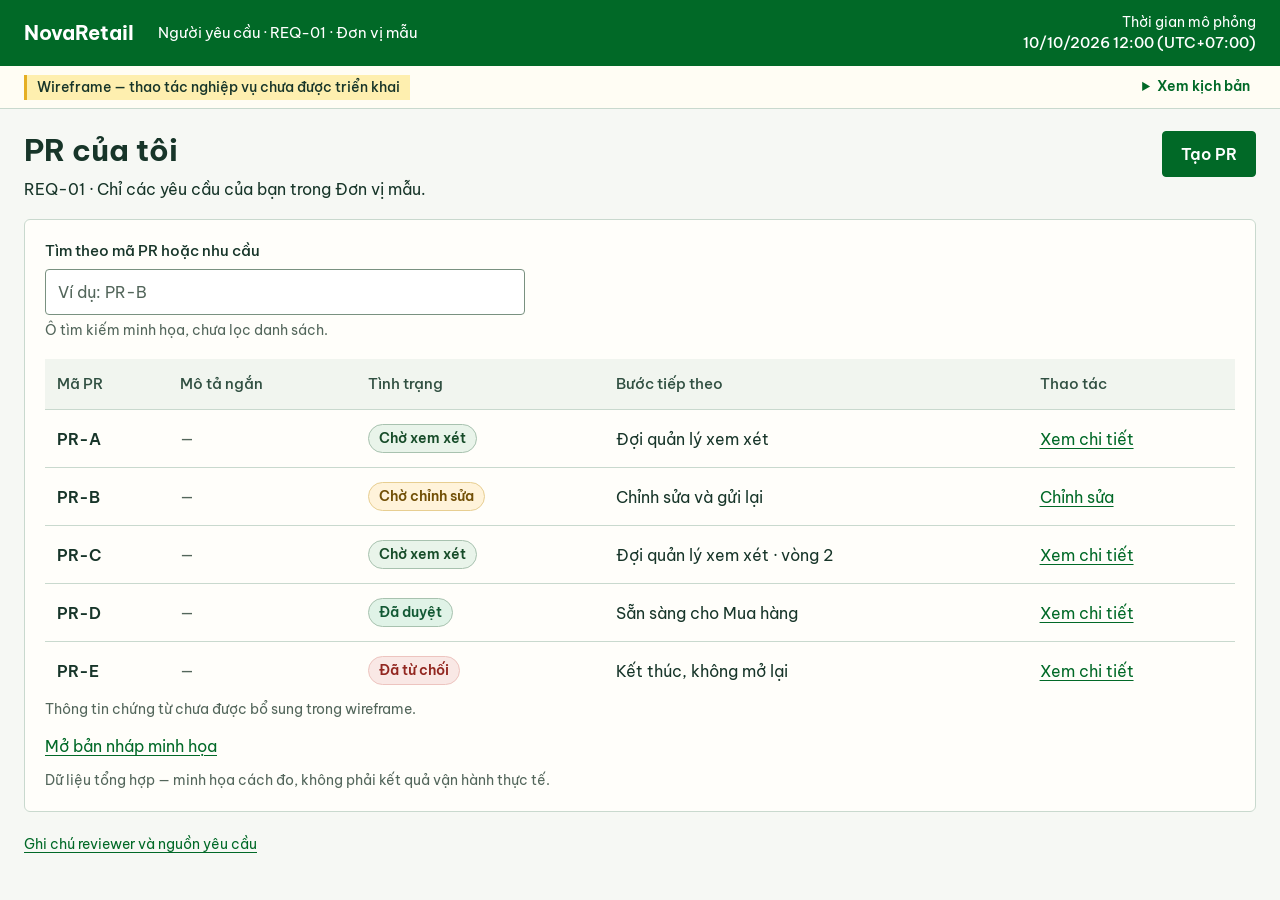
<file: wireframes/pr/index.html>
<!DOCTYPE html>
<html lang="vi">
 <head>
  <meta charset="utf-8"/>
  <meta content="width=device-width, initial-scale=1" name="viewport"/>
  <title>
   Wireframe PR · NovaRetail
  </title>
  <link href="styles.css" rel="stylesheet"/>
 </head>
 <body>
  <header class="top">
   <div class="top-inner">
    <div class="brand">
     NovaRetail
    </div>
    <div class="header-context">
     <span class="requester-context">
      Người yêu cầu · REQ-01
     </span>
     <span class="manager-context">
      Quản lý cửa hàng · MGR-01
     </span>
     · Đơn vị mẫu
    </div>
    <div class="header-time">
     Thời gian mô phỏng
     <time datetime="2026-10-10T12:00:00+07:00">
      10/10/2026 12:00 (UTC+07:00)
     </time>
    </div>
   </div>
  </header>
  <div class="review-bar">
   <div class="review-inner">
    <span class="wire-note">
     Wireframe — thao tác nghiệp vụ chưa được triển khai
    </span>
    <details class="scenario">
     <summary>
      Xem kịch bản
     </summary>
     <div class="scenario-panel">
      <p>
       Liên kết chỉ đổi góc xem. Nút nghiệp vụ là mẫu tĩnh. Các tình huống riêng không thay số liệu tại mốc ban đầu.
      </p>
      <div class="scenario-group">
       <strong>
        Bốn màn hình chính
       </strong>
       <div class="scenario-links">
        <a href="#scr01">
         Danh sách PR
        </a>
        <a href="#scr02">
         Tạo PR
        </a>
        <a href="#scr03">
         Chi tiết PR
        </a>
        <a href="#scr04">
         Hàng đợi quản lý
        </a>
       </div>
      </div>
      <div class="scenario-group">
       <strong>
        Form và kết quả gửi
       </strong>
       <div class="scenario-links">
        <a href="#draft">
         Nháp chưa đủ
        </a>
        <a href="#submit-error">
         Gửi thiếu trường
        </a>
        <a href="#budget-error">
         Không đủ ngân sách
        </a>
        <a href="#budget-unavailable">
         Nguồn không khả dụng
        </a>
        <a href="#returned">
         Trả lại / chỉnh sửa
        </a>
        <a href="#resubmit-error">
         Xem lỗi khi gửi lại
        </a>
       </div>
      </div>
      <div class="scenario-group">
       <strong>
        Chi tiết và quyết định
       </strong>
       <div class="scenario-links">
        <a href="#waiting">
         PR-A chờ xem xét
        </a>
        <a href="#waiting-c">
         PR-C vòng 2
        </a>
        <a href="#approved">
         PR-D đã duyệt
        </a>
        <a href="#rejected">
         PR-E đã từ chối
        </a>
        <a href="#manager-review">
         Quản lý xem PR-A
        </a>
        <a href="#manager-review-c">
         Quản lý xem PR-C
        </a>
        <a href="#manager-return">
         Thiếu lý do trả lại
        </a>
        <a href="#manager-reject">
         Xác nhận từ chối
        </a>
       </div>
      </div>
      <div class="scenario-group">
       <strong>
        Hàng đợi và dữ liệu thiếu
       </strong>
       <div class="scenario-links">
        <a href="#queue-empty">
         Hàng đợi trống
        </a>
        <a href="#metric-empty">
         Không có dữ liệu
        </a>
        <a href="#metric-unknown">
         Không xác định
        </a>
       </div>
      </div>
     </div>
    </details>
   </div>
  </div>
  <main class="shell">
   <section aria-labelledby="scr01-title" class="view" data-role="requester" data-screen="PR-SCR-01" id="scr01">
    <div class="page-head">
     <div class="heading-row">
      <h1 id="scr01-title">
       PR của tôi
      </h1>
      <a class="btn" href="#scr02">
       Tạo PR
      </a>
     </div>
     <p>
      REQ-01 · Chỉ các yêu cầu của bạn trong Đơn vị mẫu.
     </p>
    </div>
    <div class="panel">
     <div class="field search-row">
      <label for="search-pr">
       Tìm theo mã PR hoặc nhu cầu
      </label>
      <input aria-describedby="search-note" id="search-pr" placeholder="Ví dụ: PR-B" type="search"/>
      <span class="hint" id="search-note">
       Ô tìm kiếm minh họa, chưa lọc danh sách.
      </span>
     </div>
     <div class="table-wrap">
      <table aria-describedby="scr01-document-note" class="list-table">
       <caption class="sr-only">
        PR của REQ-01 trong Đơn vị mẫu
       </caption>
       <thead>
        <tr>
         <th scope="col">
          Mã PR
         </th>
         <th scope="col">
          Mô tả ngắn
         </th>
         <th scope="col">
          Tình trạng
         </th>
         <th scope="col">
          Bước tiếp theo
         </th>
         <th scope="col">
          Thao tác
         </th>
        </tr>
       </thead>
       <tbody>
        <tr>
         <td>
          <strong>
           PR-A
          </strong>
         </td>
         <td class="placeholder">
          —
          <span class="sr-only">
           Chưa trình bày trong wireframe
          </span>
         </td>
         <td>
          <span class="badge">
           Chờ xem xét
          </span>
         </td>
         <td>
          Đợi quản lý xem xét
         </td>
         <td>
          <a href="#waiting">
           Xem chi tiết
          </a>
         </td>
        </tr>
        <tr>
         <td>
          <strong>
           PR-B
          </strong>
         </td>
         <td class="placeholder">
          —
          <span class="sr-only">
           Chưa trình bày trong wireframe
          </span>
         </td>
         <td>
          <span class="badge return">
           Chờ chỉnh sửa
          </span>
         </td>
         <td>
          Chỉnh sửa và gửi lại
         </td>
         <td>
          <a href="#returned">
           Chỉnh sửa
          </a>
         </td>
        </tr>
        <tr>
         <td>
          <strong>
           PR-C
          </strong>
         </td>
         <td class="placeholder">
          —
          <span class="sr-only">
           Chưa trình bày trong wireframe
          </span>
         </td>
         <td>
          <span class="badge">
           Chờ xem xét
          </span>
         </td>
         <td>
          Đợi quản lý xem xét · vòng 2
         </td>
         <td>
          <a href="#waiting-c">
           Xem chi tiết
          </a>
         </td>
        </tr>
        <tr>
         <td>
          <strong>
           PR-D
          </strong>
         </td>
         <td class="placeholder">
          —
          <span class="sr-only">
           Chưa trình bày trong wireframe
          </span>
         </td>
         <td>
          <span class="badge approved">
           Đã duyệt
          </span>
         </td>
         <td>
          Sẵn sàng cho Mua hàng
         </td>
         <td>
          <a href="#approved">
           Xem chi tiết
          </a>
         </td>
        </tr>
        <tr>
         <td>
          <strong>
           PR-E
          </strong>
         </td>
         <td class="placeholder">
          —
          <span class="sr-only">
           Chưa trình bày trong wireframe
          </span>
         </td>
         <td>
          <span class="badge reject">
           Đã từ chối
          </span>
         </td>
         <td>
          Kết thúc, không mở lại
         </td>
         <td>
          <a href="#rejected">
           Xem chi tiết
          </a>
         </td>
        </tr>
       </tbody>
      </table>
     </div>
     <p class="small muted" id="scr01-document-note">
      Thông tin chứng từ chưa được bổ sung trong wireframe.
     </p>
     <p style="margin-top:14px">
      <a href="#draft">
       Mở bản nháp minh họa
      </a>
     </p>
     <p class="metric-label">
      Dữ liệu tổng hợp — minh họa cách đo, không phải kết quả vận hành thực tế.
     </p>
    </div>
   </section>
   <section aria-labelledby="scr02-title" class="view" data-role="requester" data-screen="PR-SCR-02" id="scr02">
    <a class="back" href="#scr01">
     ← Về PR của tôi
    </a>
    <div class="page-head">
     <div class="heading-row">
      <h1 id="scr02-title">
       Tạo yêu cầu mua hàng
      </h1>
     </div>
     <div class="status-line">
      <span class="badge draft">
       Nháp
      </span>
      <span>
       Chưa chuyển Quản lý cửa hàng xem xét.
      </span>
     </div>
    </div>
    <div class="panel">
     <h2>
      Thông tin yêu cầu
     </h2>
     <p class="small muted" id="scr02-required-note">
      *
      <strong>
       Bắt buộc khi gửi; có thể lưu nháp khi chưa đầy đủ.
      </strong>
     </p>
     <div class="request-grid">
      <div class="field">
       <label for="scr02-owner">
        Người yêu cầu
        *
        <span class="sr-only">
         (bắt buộc khi gửi)
        </span>
       </label>
       <input aria-describedby="scr02-required-note scr02-owner-readonly" aria-required="true" id="scr02-owner" placeholder="" readonly="" type="text" value="REQ-01"/>
       <span class="hint" id="scr02-owner-readonly">
        Tự điền · chỉ đọc.
       </span>
      </div>
      <div class="field">
       <label for="scr02-unit">
        Cửa hàng / Bộ phận yêu cầu
        *
        <span class="sr-only">
         (bắt buộc khi gửi)
        </span>
       </label>
       <input aria-describedby="scr02-required-note scr02-unit-readonly" aria-required="true" id="scr02-unit" placeholder="" readonly="" type="text" value="Đơn vị mẫu"/>
       <span class="hint" id="scr02-unit-readonly">
        Tự điền · chỉ đọc.
       </span>
      </div>
      <div class="field">
       <label for="scr02-cost">
        Trung tâm chi phí
        *
        <span class="sr-only">
         (bắt buộc khi gửi)
        </span>
       </label>
       <select aria-describedby="scr02-required-note" aria-required="true" id="scr02-cost">
        <option value="">
         Chưa chọn
        </option>
        <option selected="" value="sample">
         Trung tâm chi phí mẫu
        </option>
       </select>
      </div>
      <div class="field">
       <label for="scr02-date">
        Ngày cần hàng
        *
        <span class="sr-only">
         (bắt buộc khi gửi)
        </span>
       </label>
       <input aria-describedby="scr02-required-note" aria-required="true" id="scr02-date" placeholder="dd/mm/yyyy" type="text" value="15/10/2026"/>
      </div>
     </div>
     <div class="field">
      <label for="scr02-reason">
       Lý do nghiệp vụ
       *
       <span class="sr-only">
        (bắt buộc khi gửi)
       </span>
      </label>
      <textarea aria-describedby="scr02-required-note" aria-required="true" id="scr02-reason" placeholder="">[Lý do nghiệp vụ mẫu]</textarea>
     </div>
    </div>
    <div class="panel">
     <h2>
      Hàng hóa đề nghị
      <span class="sample-label">
       · nội dung mẫu
      </span>
     </h2>
     <div class="line-grid">
      <div class="field">
       <label for="scr02-item">
        Mô tả hàng hóa hữu hình · dòng 1
        *
        <span class="sr-only">
         (bắt buộc khi gửi)
        </span>
       </label>
       <input aria-describedby="scr02-required-note" aria-required="true" id="scr02-item" placeholder="" type="text" value="[Mô tả hàng hóa mẫu]"/>
      </div>
      <div class="field">
       <label for="scr02-qty">
        Số lượng yêu cầu
        *
        <span class="sr-only">
         (bắt buộc khi gửi)
        </span>
       </label>
       <input aria-describedby="scr02-qty-hint scr02-required-note" aria-required="true" id="scr02-qty" inputmode="decimal" placeholder="" type="text" value="2"/>
       <span class="hint" id="scr02-qty-hint">
        Lớn hơn 0.
       </span>
      </div>
      <div class="field">
       <label for="scr02-price">
        Đơn giá ước tính · VND
        *
        <span class="sr-only">
         (bắt buộc khi gửi)
        </span>
       </label>
       <input aria-describedby="scr02-price-hint scr02-required-note" aria-required="true" id="scr02-price" inputmode="decimal" placeholder="" type="text" value="100000"/>
       <span class="hint" id="scr02-price-hint">
        <span class="money-hint">
         100.000 VND
        </span>
       </span>
      </div>
     </div>
     <div class="action-bar">
      <p>
       Lưu nháp khi chưa đủ thông tin; Gửi PR để chuyển xem xét.
      </p>
      <div class="actions">
       <button class="btn secondary" disabled="" type="button">
        Lưu nháp
       </button>
       <button class="btn" disabled="" type="button">
        Gửi PR
       </button>
      </div>
     </div>
     <p class="metric-label">
      Dữ liệu tổng hợp — minh họa cách đo, không phải kết quả vận hành thực tế.
     </p>
    </div>
   </section>
   <section aria-labelledby="draft-title" class="view" data-role="requester" data-screen="PR-SCR-02" id="draft">
    <a class="back" href="#scr01">
     ← Về PR của tôi
    </a>
    <div class="page-head">
     <div class="heading-row">
      <h1 id="draft-title">
       Tiếp tục bản nháp
      </h1>
     </div>
     <div class="status-line">
      <span class="badge draft">
       Nháp
      </span>
      <span>
       Chưa chuyển Quản lý cửa hàng xem xét.
      </span>
     </div>
    </div>
    <div class="panel">
     <h2>
      Thông tin yêu cầu
     </h2>
     <p class="small muted" id="draft-required-note">
      *
      <strong>
       Bắt buộc khi gửi; có thể lưu nháp khi chưa đầy đủ.
      </strong>
     </p>
     <div class="request-grid">
      <div class="field">
       <label for="draft-owner">
        Người yêu cầu
        *
        <span class="sr-only">
         (bắt buộc khi gửi)
        </span>
       </label>
       <input aria-describedby="draft-required-note draft-owner-readonly" aria-required="true" id="draft-owner" placeholder="" readonly="" type="text" value="REQ-01"/>
       <span class="hint" id="draft-owner-readonly">
        Tự điền · chỉ đọc.
       </span>
      </div>
      <div class="field">
       <label for="draft-unit">
        Cửa hàng / Bộ phận yêu cầu
        *
        <span class="sr-only">
         (bắt buộc khi gửi)
        </span>
       </label>
       <input aria-describedby="draft-required-note draft-unit-readonly" aria-required="true" id="draft-unit" placeholder="" readonly="" type="text" value="Đơn vị mẫu"/>
       <span class="hint" id="draft-unit-readonly">
        Tự điền · chỉ đọc.
       </span>
      </div>
      <div class="field">
       <label for="draft-cost">
        Trung tâm chi phí
        *
        <span class="sr-only">
         (bắt buộc khi gửi)
        </span>
       </label>
       <select aria-describedby="draft-required-note" aria-required="true" id="draft-cost">
        <option selected="" value="">
         Chưa chọn
        </option>
        <option value="sample">
         Trung tâm chi phí mẫu
        </option>
       </select>
      </div>
      <div class="field">
       <label for="draft-date">
        Ngày cần hàng
        *
        <span class="sr-only">
         (bắt buộc khi gửi)
        </span>
       </label>
       <input aria-describedby="draft-required-note" aria-required="true" id="draft-date" placeholder="dd/mm/yyyy" type="text" value=""/>
      </div>
     </div>
     <div class="field">
      <label for="draft-reason">
       Lý do nghiệp vụ
       *
       <span class="sr-only">
        (bắt buộc khi gửi)
       </span>
      </label>
      <textarea aria-describedby="draft-required-note" aria-required="true" id="draft-reason" placeholder="">[Nội dung đang nhập]</textarea>
     </div>
    </div>
    <div class="panel">
     <h2>
      Hàng hóa đề nghị
      <span class="sample-label">
       · nội dung mẫu
      </span>
     </h2>
     <div class="line-grid">
      <div class="field">
       <label for="draft-item">
        Mô tả hàng hóa hữu hình · dòng 1
        *
        <span class="sr-only">
         (bắt buộc khi gửi)
        </span>
       </label>
       <input aria-describedby="draft-required-note" aria-required="true" id="draft-item" placeholder="" type="text" value="[Mô tả đang nhập]"/>
      </div>
      <div class="field">
       <label for="draft-qty">
        Số lượng yêu cầu
        *
        <span class="sr-only">
         (bắt buộc khi gửi)
        </span>
       </label>
       <input aria-describedby="draft-qty-hint draft-required-note" aria-required="true" id="draft-qty" inputmode="decimal" placeholder="" type="text" value="2"/>
       <span class="hint" id="draft-qty-hint">
        Lớn hơn 0.
       </span>
      </div>
      <div class="field">
       <label for="draft-price">
        Đơn giá ước tính · VND
        *
        <span class="sr-only">
         (bắt buộc khi gửi)
        </span>
       </label>
       <input aria-describedby="draft-price-hint draft-required-note" aria-required="true" id="draft-price" inputmode="decimal" placeholder="" type="text" value=""/>
       <span class="hint" id="draft-price-hint">
        Nhập số, không dùng dấu phân nhóm.
       </span>
      </div>
     </div>
     <div class="action-bar">
      <p>
       Lưu nháp khi chưa đủ thông tin; Gửi PR để chuyển xem xét.
      </p>
      <div class="actions">
       <button class="btn secondary" disabled="" type="button">
        Lưu nháp
       </button>
       <button class="btn" disabled="" type="button">
        Gửi PR
       </button>
      </div>
     </div>
     <p class="metric-label">
      Dữ liệu tổng hợp — minh họa cách đo, không phải kết quả vận hành thực tế.
     </p>
    </div>
   </section>
   <section aria-labelledby="submit-error-title" class="view" data-role="requester" data-screen="PR-SCR-02" id="submit-error">
    <a class="back" href="#scr01">
     ← Về PR của tôi
    </a>
    <div class="page-head">
     <div class="heading-row">
      <h1 id="submit-error-title">
       Kiểm tra thông tin PR
      </h1>
     </div>
     <div class="status-line">
      <span class="badge draft">
       Nháp
      </span>
      <span>
       Chưa chuyển Quản lý cửa hàng xem xét.
      </span>
     </div>
    </div>
    <div class="callout error" role="alert">
     <strong>
      Chưa thể gửi PR: 3 trường cần sửa
     </strong>
     <ul>
      <li>
       <a class="error-link" href="#submit-error-cost">
        Chọn trung tâm chi phí
       </a>
      </li>
      <li>
       <a class="error-link" href="#submit-error-date">
        Nhập ngày cần hàng hợp lệ
       </a>
      </li>
      <li>
       <a class="error-link" href="#submit-error-price">
        Nhập đơn giá ước tính
       </a>
      </li>
     </ul>
    </div>
    <div class="panel">
     <h2>
      Thông tin yêu cầu
     </h2>
     <p class="small muted" id="submit-error-required-note">
      *
      <strong>
       Bắt buộc khi gửi; có thể lưu nháp khi chưa đầy đủ.
      </strong>
     </p>
     <div class="request-grid">
      <div class="field">
       <label for="submit-error-owner">
        Người yêu cầu
        *
        <span class="sr-only">
         (bắt buộc khi gửi)
        </span>
       </label>
       <input aria-describedby="submit-error-required-note submit-error-owner-readonly" aria-required="true" id="submit-error-owner" placeholder="" readonly="" type="text" value="REQ-01"/>
       <span class="hint" id="submit-error-owner-readonly">
        Tự điền · chỉ đọc.
       </span>
      </div>
      <div class="field">
       <label for="submit-error-unit">
        Cửa hàng / Bộ phận yêu cầu
        *
        <span class="sr-only">
         (bắt buộc khi gửi)
        </span>
       </label>
       <input aria-describedby="submit-error-required-note submit-error-unit-readonly" aria-required="true" id="submit-error-unit" placeholder="" readonly="" type="text" value="Đơn vị mẫu"/>
       <span class="hint" id="submit-error-unit-readonly">
        Tự điền · chỉ đọc.
       </span>
      </div>
      <div class="field has-error">
       <label for="submit-error-cost">
        Trung tâm chi phí
        *
        <span class="sr-only">
         (bắt buộc khi gửi)
        </span>
       </label>
       <select aria-describedby="submit-error-cost-error submit-error-required-note" aria-invalid="true" aria-required="true" id="submit-error-cost">
        <option selected="" value="">
         Chưa chọn
        </option>
        <option value="sample">
         Trung tâm chi phí mẫu
        </option>
       </select>
       <span class="error-text" id="submit-error-cost-error">
        Chọn trung tâm chi phí
       </span>
      </div>
      <div class="field has-error">
       <label for="submit-error-date">
        Ngày cần hàng
        *
        <span class="sr-only">
         (bắt buộc khi gửi)
        </span>
       </label>
       <input aria-describedby="submit-error-date-error submit-error-required-note" aria-invalid="true" aria-required="true" id="submit-error-date" placeholder="dd/mm/yyyy" type="text" value="29/02/2026"/>
       <span class="error-text" id="submit-error-date-error">
        Nhập ngày cần hàng hợp lệ
       </span>
      </div>
     </div>
     <div class="field">
      <label for="submit-error-reason">
       Lý do nghiệp vụ
       *
       <span class="sr-only">
        (bắt buộc khi gửi)
       </span>
      </label>
      <textarea aria-describedby="submit-error-required-note" aria-required="true" id="submit-error-reason" placeholder="">[Nội dung đang nhập]</textarea>
     </div>
    </div>
    <div class="panel">
     <h2>
      Hàng hóa đề nghị
      <span class="sample-label">
       · nội dung mẫu
      </span>
     </h2>
     <div class="line-grid">
      <div class="field">
       <label for="submit-error-item">
        Mô tả hàng hóa hữu hình · dòng 1
        *
        <span class="sr-only">
         (bắt buộc khi gửi)
        </span>
       </label>
       <input aria-describedby="submit-error-required-note" aria-required="true" id="submit-error-item" placeholder="" type="text" value="[Mô tả đang nhập]"/>
      </div>
      <div class="field">
       <label for="submit-error-qty">
        Số lượng yêu cầu
        *
        <span class="sr-only">
         (bắt buộc khi gửi)
        </span>
       </label>
       <input aria-describedby="submit-error-qty-hint submit-error-required-note" aria-required="true" id="submit-error-qty" inputmode="decimal" placeholder="" type="text" value="2"/>
       <span class="hint" id="submit-error-qty-hint">
        Lớn hơn 0.
       </span>
      </div>
      <div class="field has-error">
       <label for="submit-error-price">
        Đơn giá ước tính · VND
        *
        <span class="sr-only">
         (bắt buộc khi gửi)
        </span>
       </label>
       <input aria-describedby="submit-error-price-hint submit-error-price-error submit-error-required-note" aria-invalid="true" aria-required="true" id="submit-error-price" inputmode="decimal" placeholder="" type="text" value=""/>
       <span class="hint" id="submit-error-price-hint">
        Nhập số, không dùng dấu phân nhóm.
       </span>
       <span class="error-text" id="submit-error-price-error">
        Nhập đơn giá ước tính
       </span>
      </div>
     </div>
     <div class="action-bar">
      <p>
       Lưu nháp khi chưa đủ thông tin; Gửi PR để chuyển xem xét.
      </p>
      <div class="actions">
       <button class="btn secondary" disabled="" type="button">
        Lưu nháp
       </button>
       <button class="btn" disabled="" type="button">
        Gửi PR
       </button>
      </div>
     </div>
     <p class="metric-label">
      Dữ liệu tổng hợp — minh họa cách đo, không phải kết quả vận hành thực tế.
     </p>
    </div>
   </section>
   <section aria-labelledby="budget-error-title" class="view" data-role="requester" data-screen="PR-SCR-02" id="budget-error">
    <a class="back" href="#scr01">
     ← Về PR của tôi
    </a>
    <div class="page-head">
     <div class="heading-row">
      <h1 id="budget-error-title">
       Kiểm tra ngân sách
      </h1>
     </div>
     <div class="status-line">
      <span class="badge draft">
       Nháp
      </span>
      <span>
       Chưa chuyển Quản lý cửa hàng xem xét.
      </span>
     </div>
    </div>
    <div class="callout error">
     <strong>
      Không đủ ngân sách — PR chưa được gửi
     </strong>
     <p>
      Chỉnh sửa thông tin nếu cần rồi thử gửi lại. PR vẫn là Nháp và chưa chuyển xem xét.
     </p>
    </div>
    <div class="panel">
     <h2>
      Thông tin yêu cầu
     </h2>
     <p class="small muted" id="budget-error-required-note">
      *
      <strong>
       Bắt buộc khi gửi; có thể lưu nháp khi chưa đầy đủ.
      </strong>
     </p>
     <div class="request-grid">
      <div class="field">
       <label for="budget-error-owner">
        Người yêu cầu
        *
        <span class="sr-only">
         (bắt buộc khi gửi)
        </span>
       </label>
       <input aria-describedby="budget-error-required-note budget-error-owner-readonly" aria-required="true" id="budget-error-owner" placeholder="" readonly="" type="text" value="REQ-01"/>
       <span class="hint" id="budget-error-owner-readonly">
        Tự điền · chỉ đọc.
       </span>
      </div>
      <div class="field">
       <label for="budget-error-unit">
        Cửa hàng / Bộ phận yêu cầu
        *
        <span class="sr-only">
         (bắt buộc khi gửi)
        </span>
       </label>
       <input aria-describedby="budget-error-required-note budget-error-unit-readonly" aria-required="true" id="budget-error-unit" placeholder="" readonly="" type="text" value="Đơn vị mẫu"/>
       <span class="hint" id="budget-error-unit-readonly">
        Tự điền · chỉ đọc.
       </span>
      </div>
      <div class="field">
       <label for="budget-error-cost">
        Trung tâm chi phí
        *
        <span class="sr-only">
         (bắt buộc khi gửi)
        </span>
       </label>
       <select aria-describedby="budget-error-required-note" aria-required="true" id="budget-error-cost">
        <option value="">
         Chưa chọn
        </option>
        <option selected="" value="sample">
         Trung tâm chi phí mẫu
        </option>
       </select>
      </div>
      <div class="field">
       <label for="budget-error-date">
        Ngày cần hàng
        *
        <span class="sr-only">
         (bắt buộc khi gửi)
        </span>
       </label>
       <input aria-describedby="budget-error-required-note" aria-required="true" id="budget-error-date" placeholder="dd/mm/yyyy" type="text" value="15/10/2026"/>
      </div>
     </div>
     <div class="field">
      <label for="budget-error-reason">
       Lý do nghiệp vụ
       *
       <span class="sr-only">
        (bắt buộc khi gửi)
       </span>
      </label>
      <textarea aria-describedby="budget-error-required-note" aria-required="true" id="budget-error-reason" placeholder="">[Lý do nghiệp vụ mẫu]</textarea>
     </div>
    </div>
    <div class="panel">
     <h2>
      Hàng hóa đề nghị
      <span class="sample-label">
       · nội dung mẫu
      </span>
     </h2>
     <div class="line-grid">
      <div class="field">
       <label for="budget-error-item">
        Mô tả hàng hóa hữu hình · dòng 1
        *
        <span class="sr-only">
         (bắt buộc khi gửi)
        </span>
       </label>
       <input aria-describedby="budget-error-required-note" aria-required="true" id="budget-error-item" placeholder="" type="text" value="[Mô tả hàng hóa mẫu]"/>
      </div>
      <div class="field">
       <label for="budget-error-qty">
        Số lượng yêu cầu
        *
        <span class="sr-only">
         (bắt buộc khi gửi)
        </span>
       </label>
       <input aria-describedby="budget-error-qty-hint budget-error-required-note" aria-required="true" id="budget-error-qty" inputmode="decimal" placeholder="" type="text" value="2"/>
       <span class="hint" id="budget-error-qty-hint">
        Lớn hơn 0.
       </span>
      </div>
      <div class="field">
       <label for="budget-error-price">
        Đơn giá ước tính · VND
        *
        <span class="sr-only">
         (bắt buộc khi gửi)
        </span>
       </label>
       <input aria-describedby="budget-error-price-hint budget-error-required-note" aria-required="true" id="budget-error-price" inputmode="decimal" placeholder="" type="text" value="100000"/>
       <span class="hint" id="budget-error-price-hint">
        <span class="money-hint">
         100.000 VND
        </span>
       </span>
      </div>
     </div>
     <div class="action-bar">
      <p>
       Lưu nháp khi chưa đủ thông tin; Gửi PR để chuyển xem xét.
      </p>
      <div class="actions">
       <button class="btn secondary" disabled="" type="button">
        Lưu nháp
       </button>
       <button class="btn" disabled="" type="button">
        Gửi PR
       </button>
      </div>
     </div>
     <p class="metric-label">
      Dữ liệu tổng hợp — minh họa cách đo, không phải kết quả vận hành thực tế.
     </p>
    </div>
   </section>
   <section aria-labelledby="budget-unavailable-title" class="view" data-role="requester" data-screen="PR-SCR-02" id="budget-unavailable">
    <a class="back" href="#scr01">
     ← Về PR của tôi
    </a>
    <div class="page-head">
     <div class="heading-row">
      <h1 id="budget-unavailable-title">
       Kiểm tra ngân sách
      </h1>
     </div>
     <div class="status-line">
      <span class="badge draft">
       Nháp
      </span>
      <span>
       Chưa chuyển Quản lý cửa hàng xem xét.
      </span>
     </div>
    </div>
    <div class="callout warn">
     <strong>
      Nguồn dữ liệu ngân sách không khả dụng
     </strong>
     <p>
      Chưa thể kết luận đủ hay thiếu ngân sách. Giữ nội dung hiện tại và dùng Gửi PR để thử lại khi nguồn sẵn sàng.
     </p>
    </div>
    <div class="panel">
     <h2>
      Thông tin yêu cầu
     </h2>
     <p class="small muted" id="budget-unavailable-required-note">
      *
      <strong>
       Bắt buộc khi gửi; có thể lưu nháp khi chưa đầy đủ.
      </strong>
     </p>
     <div class="request-grid">
      <div class="field">
       <label for="budget-unavailable-owner">
        Người yêu cầu
        *
        <span class="sr-only">
         (bắt buộc khi gửi)
        </span>
       </label>
       <input aria-describedby="budget-unavailable-required-note budget-unavailable-owner-readonly" aria-required="true" id="budget-unavailable-owner" placeholder="" readonly="" type="text" value="REQ-01"/>
       <span class="hint" id="budget-unavailable-owner-readonly">
        Tự điền · chỉ đọc.
       </span>
      </div>
      <div class="field">
       <label for="budget-unavailable-unit">
        Cửa hàng / Bộ phận yêu cầu
        *
        <span class="sr-only">
         (bắt buộc khi gửi)
        </span>
       </label>
       <input aria-describedby="budget-unavailable-required-note budget-unavailable-unit-readonly" aria-required="true" id="budget-unavailable-unit" placeholder="" readonly="" type="text" value="Đơn vị mẫu"/>
       <span class="hint" id="budget-unavailable-unit-readonly">
        Tự điền · chỉ đọc.
       </span>
      </div>
      <div class="field">
       <label for="budget-unavailable-cost">
        Trung tâm chi phí
        *
        <span class="sr-only">
         (bắt buộc khi gửi)
        </span>
       </label>
       <select aria-describedby="budget-unavailable-required-note" aria-required="true" id="budget-unavailable-cost">
        <option value="">
         Chưa chọn
        </option>
        <option selected="" value="sample">
         Trung tâm chi phí mẫu
        </option>
       </select>
      </div>
      <div class="field">
       <label for="budget-unavailable-date">
        Ngày cần hàng
        *
        <span class="sr-only">
         (bắt buộc khi gửi)
        </span>
       </label>
       <input aria-describedby="budget-unavailable-required-note" aria-required="true" id="budget-unavailable-date" placeholder="dd/mm/yyyy" type="text" value="15/10/2026"/>
      </div>
     </div>
     <div class="field">
      <label for="budget-unavailable-reason">
       Lý do nghiệp vụ
       *
       <span class="sr-only">
        (bắt buộc khi gửi)
       </span>
      </label>
      <textarea aria-describedby="budget-unavailable-required-note" aria-required="true" id="budget-unavailable-reason" placeholder="">[Lý do nghiệp vụ mẫu]</textarea>
     </div>
    </div>
    <div class="panel">
     <h2>
      Hàng hóa đề nghị
      <span class="sample-label">
       · nội dung mẫu
      </span>
     </h2>
     <div class="line-grid">
      <div class="field">
       <label for="budget-unavailable-item">
        Mô tả hàng hóa hữu hình · dòng 1
        *
        <span class="sr-only">
         (bắt buộc khi gửi)
        </span>
       </label>
       <input aria-describedby="budget-unavailable-required-note" aria-required="true" id="budget-unavailable-item" placeholder="" type="text" value="[Mô tả hàng hóa mẫu]"/>
      </div>
      <div class="field">
       <label for="budget-unavailable-qty">
        Số lượng yêu cầu
        *
        <span class="sr-only">
         (bắt buộc khi gửi)
        </span>
       </label>
       <input aria-describedby="budget-unavailable-qty-hint budget-unavailable-required-note" aria-required="true" id="budget-unavailable-qty" inputmode="decimal" placeholder="" type="text" value="2"/>
       <span class="hint" id="budget-unavailable-qty-hint">
        Lớn hơn 0.
       </span>
      </div>
      <div class="field">
       <label for="budget-unavailable-price">
        Đơn giá ước tính · VND
        *
        <span class="sr-only">
         (bắt buộc khi gửi)
        </span>
       </label>
       <input aria-describedby="budget-unavailable-price-hint budget-unavailable-required-note" aria-required="true" id="budget-unavailable-price" inputmode="decimal" placeholder="" type="text" value="100000"/>
       <span class="hint" id="budget-unavailable-price-hint">
        <span class="money-hint">
         100.000 VND
        </span>
       </span>
      </div>
     </div>
     <div class="action-bar">
      <p>
       Lưu nháp khi chưa đủ thông tin; Gửi PR để chuyển xem xét.
      </p>
      <div class="actions">
       <button class="btn secondary" disabled="" type="button">
        Lưu nháp
       </button>
       <button class="btn" disabled="" type="button">
        Gửi PR
       </button>
      </div>
     </div>
     <p class="metric-label">
      Dữ liệu tổng hợp — minh họa cách đo, không phải kết quả vận hành thực tế.
     </p>
    </div>
   </section>
   <section aria-labelledby="scr03-title" class="view" data-role="requester" data-screen="PR-SCR-03" id="scr03">
    <a class="back" href="#scr01">
     ← Về PR của tôi
    </a>
    <div class="page-head">
     <div class="heading-row">
      <h1 id="scr03-title">
       Chi tiết PR-B
      </h1>
      <a class="btn" href="#returned">
       Chỉnh sửa PR
      </a>
     </div>
     <div class="status-line">
      <span class="badge return">
       Chờ chỉnh sửa
      </span>
      <span>
       Vòng 1 đã đóng.
      </span>
     </div>
    </div>
    <div class="callout warn">
     <strong>
      Lý do trả lại · MGR-01 · 09/10/2026 14:00
     </strong>
     <p>
      “Cần chỉnh sửa nội dung PR.”
     </p>
     <p>
      Chọn Chỉnh sửa PR để cập nhật thông tin và gửi lại.
     </p>
    </div>
    <div class="panel">
     <h2>
      Thông tin yêu cầu
     </h2>
     <p class="small muted" id="scr03-document-note">
      Thông tin chứng từ chưa được bổ sung trong wireframe.
     </p>
     <dl aria-describedby="scr03-document-note" class="readonly-grid">
      <div>
       <dt>
        Người yêu cầu
       </dt>
       <dd>
        REQ-01
       </dd>
      </div>
      <div>
       <dt>
        Cửa hàng / Bộ phận yêu cầu
       </dt>
       <dd>
        Đơn vị mẫu
       </dd>
      </div>
      <div>
       <dt>
        Trung tâm chi phí
       </dt>
       <dd>
        <span class="placeholder">
         —
         <span class="sr-only">
          Chưa trình bày trong wireframe
         </span>
        </span>
       </dd>
      </div>
      <div>
       <dt>
        Ngày cần hàng
       </dt>
       <dd>
        <span class="placeholder">
         —
         <span class="sr-only">
          Chưa trình bày trong wireframe
         </span>
        </span>
       </dd>
      </div>
      <div class="wide">
       <dt>
        Lý do nghiệp vụ
       </dt>
       <dd class="placeholder">
        —
        <span class="sr-only">
         Chưa trình bày trong wireframe
        </span>
       </dd>
      </div>
     </dl>
     <h2>
      Hàng hóa đề nghị
     </h2>
     <div class="table-wrap">
      <table aria-describedby="scr03-document-note" class="item-table">
       <thead>
        <tr>
         <th scope="col">
          Mô tả hàng hóa hữu hình
         </th>
         <th scope="col">
          Số lượng
         </th>
         <th scope="col">
          Đơn giá ước tính · VND
         </th>
        </tr>
       </thead>
       <tbody>
        <tr>
         <td class="placeholder">
          —
          <span class="sr-only">
           Chưa trình bày trong wireframe
          </span>
         </td>
         <td>
          —
          <span class="sr-only">
           Chưa trình bày trong wireframe
          </span>
         </td>
         <td>
          —
          <span class="sr-only">
           Chưa trình bày trong wireframe
          </span>
         </td>
        </tr>
       </tbody>
      </table>
     </div>
     <div class="waiting-line">
      <span>
       Thời gian chờ
      </span>
      <strong>
       Không áp dụng
      </strong>
      <span>
       PR không đang chờ Quản lý xem xét.
      </span>
     </div>
     <details class="disclosure">
      <summary>
       Cách tính và chất lượng dữ liệu
      </summary>
      <div class="disclosure-body">
       <p>
        PR-MET-02: Không áp dụng vì PR xác định không ở hàng đợi. T = 10/10/2026 12:00 (UTC+07:00). Số PR không xác định trong hồ sơ đang xem: 0.
       </p>
      </div>
     </details>
     <p class="metric-label">
      Dữ liệu tổng hợp — minh họa cách đo, không phải kết quả vận hành thực tế.
     </p>
    </div>
    <div class="panel">
     <h2>
      Lịch sử quy trình
     </h2>
     <ol class="history">
      <li>
       <time>
        03/10/2026 10:00
       </time>
       <div>
        <strong>
         REQ-01 gửi hợp lệ lần đầu
        </strong>
        <p>
         Vòng 1 mở.
        </p>
       </div>
      </li>
      <li>
       <time>
        09/10/2026 14:00
       </time>
       <div>
        <strong>
         MGR-01 trả lại để chỉnh sửa
        </strong>
        <p>
         Vòng 1 đóng. Lý do: Cần chỉnh sửa nội dung PR.
        </p>
       </div>
      </li>
     </ol>
     <p class="metric-label">
      Dữ liệu tổng hợp — minh họa cách đo, không phải kết quả vận hành thực tế.
     </p>
    </div>
   </section>
   <section aria-labelledby="waiting-title" class="view" data-role="requester" data-screen="PR-SCR-03" id="waiting">
    <a class="back" href="#scr01">
     ← Về PR của tôi
    </a>
    <div class="page-head">
     <div class="heading-row">
      <h1 id="waiting-title">
       Chi tiết PR-A
      </h1>
     </div>
     <div class="status-line">
      <span class="badge">
       Chờ xem xét
      </span>
      <span>
       Vòng 1 đang mở.
      </span>
     </div>
    </div>
    <div class="panel">
     <h2>
      Thông tin yêu cầu
     </h2>
     <p class="small muted" id="waiting-document-note">
      Thông tin chứng từ chưa được bổ sung trong wireframe.
     </p>
     <dl aria-describedby="waiting-document-note" class="readonly-grid">
      <div>
       <dt>
        Người yêu cầu
       </dt>
       <dd>
        REQ-01
       </dd>
      </div>
      <div>
       <dt>
        Cửa hàng / Bộ phận yêu cầu
       </dt>
       <dd>
        Đơn vị mẫu
       </dd>
      </div>
      <div>
       <dt>
        Trung tâm chi phí
       </dt>
       <dd>
        <span class="placeholder">
         —
         <span class="sr-only">
          Chưa trình bày trong wireframe
         </span>
        </span>
       </dd>
      </div>
      <div>
       <dt>
        Ngày cần hàng
       </dt>
       <dd>
        <span class="placeholder">
         —
         <span class="sr-only">
          Chưa trình bày trong wireframe
         </span>
        </span>
       </dd>
      </div>
      <div class="wide">
       <dt>
        Lý do nghiệp vụ
       </dt>
       <dd class="placeholder">
        —
        <span class="sr-only">
         Chưa trình bày trong wireframe
        </span>
       </dd>
      </div>
     </dl>
     <h2>
      Hàng hóa đề nghị
     </h2>
     <div class="table-wrap">
      <table aria-describedby="waiting-document-note" class="item-table">
       <thead>
        <tr>
         <th scope="col">
          Mô tả hàng hóa hữu hình
         </th>
         <th scope="col">
          Số lượng
         </th>
         <th scope="col">
          Đơn giá ước tính · VND
         </th>
        </tr>
       </thead>
       <tbody>
        <tr>
         <td class="placeholder">
          —
          <span class="sr-only">
           Chưa trình bày trong wireframe
          </span>
         </td>
         <td>
          —
          <span class="sr-only">
           Chưa trình bày trong wireframe
          </span>
         </td>
         <td>
          —
          <span class="sr-only">
           Chưa trình bày trong wireframe
          </span>
         </td>
        </tr>
       </tbody>
      </table>
     </div>
     <div class="waiting-line">
      <span>
       Thời gian chờ
      </span>
      <strong>
       195,00 giờ
      </strong>
      <span>
       Từ 02/10/2026 09:00 đến 10/10/2026 12:00 (UTC+07:00).
      </span>
     </div>
     <details class="disclosure">
      <summary>
       Cách tính và chất lượng dữ liệu
      </summary>
      <div class="disclosure-body">
       <p>
        PR-MET-02: T trừ mốc mở vòng hiện tại, tính bằng giờ liên tục. T = 10/10/2026 12:00 (UTC+07:00). Số PR không xác định trong hồ sơ đang xem: 0.
       </p>
      </div>
     </details>
     <p class="metric-label">
      Dữ liệu tổng hợp — minh họa cách đo, không phải kết quả vận hành thực tế.
     </p>
    </div>
    <div class="panel">
     <h2>
      Lịch sử quy trình
     </h2>
     <ol class="history">
      <li>
       <time>
        02/10/2026 09:00
       </time>
       <div>
        <strong>
         REQ-01 gửi hợp lệ lần đầu
        </strong>
        <p>
         Vòng 1 mở, chuyển Quản lý cửa hàng xem xét.
        </p>
       </div>
      </li>
     </ol>
     <p class="metric-label">
      Dữ liệu tổng hợp — minh họa cách đo, không phải kết quả vận hành thực tế.
     </p>
    </div>
   </section>
   <section aria-labelledby="waiting-c-title" class="view" data-role="requester" data-screen="PR-SCR-03" id="waiting-c">
    <a class="back" href="#scr01">
     ← Về PR của tôi
    </a>
    <div class="page-head">
     <div class="heading-row">
      <h1 id="waiting-c-title">
       Chi tiết PR-C
      </h1>
     </div>
     <div class="status-line">
      <span class="badge">
       Chờ xem xét
      </span>
      <span>
       Vòng 2 đang mở.
      </span>
     </div>
    </div>
    <div class="panel">
     <h2>
      Thông tin yêu cầu
     </h2>
     <p class="small muted" id="waiting-c-document-note">
      Thông tin chứng từ chưa được bổ sung trong wireframe.
     </p>
     <dl aria-describedby="waiting-c-document-note" class="readonly-grid">
      <div>
       <dt>
        Người yêu cầu
       </dt>
       <dd>
        REQ-01
       </dd>
      </div>
      <div>
       <dt>
        Cửa hàng / Bộ phận yêu cầu
       </dt>
       <dd>
        Đơn vị mẫu
       </dd>
      </div>
      <div>
       <dt>
        Trung tâm chi phí
       </dt>
       <dd>
        <span class="placeholder">
         —
         <span class="sr-only">
          Chưa trình bày trong wireframe
         </span>
        </span>
       </dd>
      </div>
      <div>
       <dt>
        Ngày cần hàng
       </dt>
       <dd>
        <span class="placeholder">
         —
         <span class="sr-only">
          Chưa trình bày trong wireframe
         </span>
        </span>
       </dd>
      </div>
      <div class="wide">
       <dt>
        Lý do nghiệp vụ
       </dt>
       <dd class="placeholder">
        —
        <span class="sr-only">
         Chưa trình bày trong wireframe
        </span>
       </dd>
      </div>
     </dl>
     <h2>
      Hàng hóa đề nghị
     </h2>
     <div class="table-wrap">
      <table aria-describedby="waiting-c-document-note" class="item-table">
       <thead>
        <tr>
         <th scope="col">
          Mô tả hàng hóa hữu hình
         </th>
         <th scope="col">
          Số lượng
         </th>
         <th scope="col">
          Đơn giá ước tính · VND
         </th>
        </tr>
       </thead>
       <tbody>
        <tr>
         <td class="placeholder">
          —
          <span class="sr-only">
           Chưa trình bày trong wireframe
          </span>
         </td>
         <td>
          —
          <span class="sr-only">
           Chưa trình bày trong wireframe
          </span>
         </td>
         <td>
          —
          <span class="sr-only">
           Chưa trình bày trong wireframe
          </span>
         </td>
        </tr>
       </tbody>
      </table>
     </div>
     <div class="waiting-line">
      <span>
       Thời gian chờ
      </span>
      <strong>
       96,00 giờ
      </strong>
      <span>
       Từ 06/10/2026 12:00 đến 10/10/2026 12:00 (UTC+07:00).
      </span>
     </div>
     <details class="disclosure">
      <summary>
       Cách tính và chất lượng dữ liệu
      </summary>
      <div class="disclosure-body">
       <p>
        PR-MET-02: T trừ mốc mở vòng hiện tại, tính bằng giờ liên tục. T = 10/10/2026 12:00 (UTC+07:00). Số PR không xác định trong hồ sơ đang xem: 0.
       </p>
      </div>
     </details>
     <p class="metric-label">
      Dữ liệu tổng hợp — minh họa cách đo, không phải kết quả vận hành thực tế.
     </p>
    </div>
    <div class="panel">
     <h2>
      Lịch sử quy trình
     </h2>
     <ol class="history">
      <li>
       <time>
        29/09/2026 08:00
       </time>
       <div>
        <strong>
         REQ-01 gửi hợp lệ lần đầu
        </strong>
        <p>
         Vòng 1 mở.
        </p>
       </div>
      </li>
      <li>
       <time>
        30/09/2026 11:00
       </time>
       <div>
        <strong>
         MGR-01 trả lại để chỉnh sửa
        </strong>
        <p>
         Vòng 1 đóng. Lý do: Cần chỉnh sửa nội dung PR.
        </p>
       </div>
      </li>
      <li>
       <time>
        06/10/2026 12:00
       </time>
       <div>
        <strong>
         REQ-01 gửi lại hợp lệ
        </strong>
        <p>
         Vòng 2 mở, chuyển Quản lý cửa hàng xem xét.
        </p>
       </div>
      </li>
     </ol>
     <p class="metric-label">
      Dữ liệu tổng hợp — minh họa cách đo, không phải kết quả vận hành thực tế.
     </p>
    </div>
   </section>
   <section aria-labelledby="returned-title" class="view" data-role="requester" data-screen="PR-SCR-02" id="returned">
    <a class="back" href="#scr01">
     ← Về PR của tôi
    </a>
    <div class="page-head">
     <div class="heading-row">
      <h1 id="returned-title">
       Chỉnh sửa PR-B
      </h1>
     </div>
     <div class="status-line">
      <span class="badge return">
       Chờ chỉnh sửa
      </span>
      <span>
       Vòng 1 đã đóng · gửi lại hợp lệ sẽ mở vòng 2.
      </span>
     </div>
    </div>
    <div class="callout warn">
     <strong>
      Lý do trả lại · MGR-01 · 09/10/2026 14:00
     </strong>
     <p>
      “Cần chỉnh sửa nội dung PR.”
     </p>
     <p>
      Chỉnh sửa thông tin bên dưới rồi gửi lại. Thông tin và ngân sách sẽ được kiểm tra lại.
     </p>
    </div>
    <div class="panel">
     <h2>
      Thông tin yêu cầu
     </h2>
     <p class="small muted" id="returned-required-note">
      *
      <strong>
       Bắt buộc khi gửi lại; có thể lưu phần sửa khi chưa đầy đủ.
      </strong>
     </p>
     <p class="small muted" id="returned-document-note">
      Thông tin chứng từ chưa được bổ sung trong wireframe.
     </p>
     <div class="request-grid">
      <div class="field">
       <label for="returned-owner">
        Người yêu cầu
        *
        <span class="sr-only">
         (bắt buộc khi gửi lại)
        </span>
       </label>
       <input aria-describedby="returned-required-note returned-owner-readonly" aria-required="true" id="returned-owner" placeholder="" readonly="" type="text" value="REQ-01"/>
       <span class="hint" id="returned-owner-readonly">
        Tự điền · chỉ đọc.
       </span>
      </div>
      <div class="field">
       <label for="returned-unit">
        Cửa hàng / Bộ phận yêu cầu
        *
        <span class="sr-only">
         (bắt buộc khi gửi lại)
        </span>
       </label>
       <input aria-describedby="returned-required-note returned-unit-readonly" aria-required="true" id="returned-unit" placeholder="" readonly="" type="text" value="Đơn vị mẫu"/>
       <span class="hint" id="returned-unit-readonly">
        Tự điền · chỉ đọc.
       </span>
      </div>
      <div class="field">
       <label for="returned-cost">
        Trung tâm chi phí
        *
        <span class="sr-only">
         (bắt buộc khi gửi lại)
        </span>
       </label>
       <select aria-describedby="returned-required-note" aria-required="true" id="returned-cost">
        <option value="">
         Chưa chọn
        </option>
        <option selected="" value="sample">
         Trung tâm chi phí mẫu
        </option>
       </select>
      </div>
      <div class="field">
       <label for="returned-date">
        Ngày cần hàng
        *
        <span class="sr-only">
         (bắt buộc khi gửi lại)
        </span>
       </label>
       <input aria-describedby="returned-required-note" aria-required="true" id="returned-date" placeholder="dd/mm/yyyy" type="text" value="15/10/2026"/>
      </div>
     </div>
     <div class="field">
      <label for="returned-reason">
       Lý do nghiệp vụ
       *
       <span class="sr-only">
        (bắt buộc khi gửi lại)
       </span>
      </label>
      <textarea aria-describedby="returned-required-note" aria-required="true" id="returned-reason" placeholder="">[Nội dung đang chỉnh sửa]</textarea>
     </div>
    </div>
    <div class="panel">
     <h2>
      Hàng hóa đề nghị
      <span class="sample-label">
       · nội dung mẫu
      </span>
     </h2>
     <div class="line-grid">
      <div class="field">
       <label for="returned-item">
        Mô tả hàng hóa hữu hình · dòng 1
        *
        <span class="sr-only">
         (bắt buộc khi gửi lại)
        </span>
       </label>
       <input aria-describedby="returned-required-note" aria-required="true" id="returned-item" placeholder="" type="text" value="[Mô tả đang chỉnh sửa]"/>
      </div>
      <div class="field">
       <label for="returned-qty">
        Số lượng yêu cầu
        *
        <span class="sr-only">
         (bắt buộc khi gửi lại)
        </span>
       </label>
       <input aria-describedby="returned-qty-hint returned-required-note" aria-required="true" id="returned-qty" inputmode="decimal" placeholder="" type="text" value="2"/>
       <span class="hint" id="returned-qty-hint">
        Lớn hơn 0.
       </span>
      </div>
      <div class="field">
       <label for="returned-price">
        Đơn giá ước tính · VND
        *
        <span class="sr-only">
         (bắt buộc khi gửi lại)
        </span>
       </label>
       <input aria-describedby="returned-price-hint returned-required-note" aria-required="true" id="returned-price" inputmode="decimal" placeholder="" type="text" value="100000"/>
       <span class="hint" id="returned-price-hint">
        <span class="money-hint">
         100.000 VND
        </span>
       </span>
      </div>
     </div>
     <div class="action-bar">
      <p>
       Gửi lại sẽ kiểm tra thông tin và ngân sách.
      </p>
      <div class="actions">
       <button class="btn secondary" disabled="" type="button">
        Lưu phần sửa
       </button>
       <button class="btn" disabled="" type="button">
        Gửi lại PR
       </button>
      </div>
     </div>
     <p class="metric-label">
      Dữ liệu tổng hợp — minh họa cách đo, không phải kết quả vận hành thực tế.
     </p>
    </div>
   </section>
   <section aria-labelledby="resubmit-error-title" class="view" data-role="requester" data-screen="PR-SCR-02" id="resubmit-error">
    <a class="back" href="#scr01">
     ← Về PR của tôi
    </a>
    <div class="page-head">
     <div class="heading-row">
      <h1 id="resubmit-error-title">
       Chỉnh sửa PR-B
      </h1>
     </div>
     <div class="status-line">
      <span class="badge return">
       Chờ chỉnh sửa
      </span>
      <span>
       Vòng 1 đã đóng · gửi lại hợp lệ sẽ mở vòng 2.
      </span>
     </div>
    </div>
    <div class="callout warn">
     <strong>
      Lý do trả lại · MGR-01 · 09/10/2026 14:00
     </strong>
     <p>
      “Cần chỉnh sửa nội dung PR.”
     </p>
     <p>
      Chỉnh sửa thông tin bên dưới rồi gửi lại. Thông tin và ngân sách sẽ được kiểm tra lại.
     </p>
    </div>
    <div class="callout error" role="alert">
     <strong>
      Chưa thể gửi lại PR: 1 trường cần sửa
     </strong>
     <ul>
      <li>
       <a class="error-link" href="#resubmit-error-qty">
        Nhập số lượng lớn hơn 0
       </a>
      </li>
     </ul>
    </div>
    <div class="panel">
     <h2>
      Thông tin yêu cầu
     </h2>
     <p class="small muted" id="resubmit-error-required-note">
      *
      <strong>
       Bắt buộc khi gửi lại; có thể lưu phần sửa khi chưa đầy đủ.
      </strong>
     </p>
     <p class="small muted" id="resubmit-error-document-note">
      Thông tin chứng từ chưa được bổ sung trong wireframe.
     </p>
     <div class="request-grid">
      <div class="field">
       <label for="resubmit-error-owner">
        Người yêu cầu
        *
        <span class="sr-only">
         (bắt buộc khi gửi lại)
        </span>
       </label>
       <input aria-describedby="resubmit-error-required-note resubmit-error-owner-readonly" aria-required="true" id="resubmit-error-owner" placeholder="" readonly="" type="text" value="REQ-01"/>
       <span class="hint" id="resubmit-error-owner-readonly">
        Tự điền · chỉ đọc.
       </span>
      </div>
      <div class="field">
       <label for="resubmit-error-unit">
        Cửa hàng / Bộ phận yêu cầu
        *
        <span class="sr-only">
         (bắt buộc khi gửi lại)
        </span>
       </label>
       <input aria-describedby="resubmit-error-required-note resubmit-error-unit-readonly" aria-required="true" id="resubmit-error-unit" placeholder="" readonly="" type="text" value="Đơn vị mẫu"/>
       <span class="hint" id="resubmit-error-unit-readonly">
        Tự điền · chỉ đọc.
       </span>
      </div>
      <div class="field">
       <label for="resubmit-error-cost">
        Trung tâm chi phí
        *
        <span class="sr-only">
         (bắt buộc khi gửi lại)
        </span>
       </label>
       <select aria-describedby="resubmit-error-required-note" aria-required="true" id="resubmit-error-cost">
        <option value="">
         Chưa chọn
        </option>
        <option selected="" value="sample">
         Trung tâm chi phí mẫu
        </option>
       </select>
      </div>
      <div class="field">
       <label for="resubmit-error-date">
        Ngày cần hàng
        *
        <span class="sr-only">
         (bắt buộc khi gửi lại)
        </span>
       </label>
       <input aria-describedby="resubmit-error-required-note" aria-required="true" id="resubmit-error-date" placeholder="dd/mm/yyyy" type="text" value="15/10/2026"/>
      </div>
     </div>
     <div class="field">
      <label for="resubmit-error-reason">
       Lý do nghiệp vụ
       *
       <span class="sr-only">
        (bắt buộc khi gửi lại)
       </span>
      </label>
      <textarea aria-describedby="resubmit-error-required-note" aria-required="true" id="resubmit-error-reason" placeholder="">[Nội dung đang chỉnh sửa]</textarea>
     </div>
    </div>
    <div class="panel">
     <h2>
      Hàng hóa đề nghị
      <span class="sample-label">
       · nội dung mẫu
      </span>
     </h2>
     <div class="line-grid">
      <div class="field">
       <label for="resubmit-error-item">
        Mô tả hàng hóa hữu hình · dòng 1
        *
        <span class="sr-only">
         (bắt buộc khi gửi lại)
        </span>
       </label>
       <input aria-describedby="resubmit-error-required-note" aria-required="true" id="resubmit-error-item" placeholder="" type="text" value="[Mô tả đang chỉnh sửa]"/>
      </div>
      <div class="field has-error">
       <label for="resubmit-error-qty">
        Số lượng yêu cầu
        *
        <span class="sr-only">
         (bắt buộc khi gửi lại)
        </span>
       </label>
       <input aria-describedby="resubmit-error-qty-hint resubmit-error-qty-error resubmit-error-required-note" aria-invalid="true" aria-required="true" id="resubmit-error-qty" inputmode="decimal" placeholder="" type="text" value=""/>
       <span class="hint" id="resubmit-error-qty-hint">
        Lớn hơn 0.
       </span>
       <span class="error-text" id="resubmit-error-qty-error">
        Nhập số lượng lớn hơn 0
       </span>
      </div>
      <div class="field">
       <label for="resubmit-error-price">
        Đơn giá ước tính · VND
        *
        <span class="sr-only">
         (bắt buộc khi gửi lại)
        </span>
       </label>
       <input aria-describedby="resubmit-error-price-hint resubmit-error-required-note" aria-required="true" id="resubmit-error-price" inputmode="decimal" placeholder="" type="text" value="100000"/>
       <span class="hint" id="resubmit-error-price-hint">
        <span class="money-hint">
         100.000 VND
        </span>
       </span>
      </div>
     </div>
     <div class="action-bar">
      <p>
       Gửi lại sẽ kiểm tra thông tin và ngân sách.
      </p>
      <div class="actions">
       <button class="btn secondary" disabled="" type="button">
        Lưu phần sửa
       </button>
       <button class="btn" disabled="" type="button">
        Gửi lại PR
       </button>
      </div>
     </div>
     <p class="metric-label">
      Dữ liệu tổng hợp — minh họa cách đo, không phải kết quả vận hành thực tế.
     </p>
    </div>
   </section>
   <section aria-labelledby="approved-title" class="view" data-role="requester" data-screen="PR-SCR-03" id="approved">
    <a class="back" href="#scr01">
     ← Về PR của tôi
    </a>
    <div class="page-head">
     <div class="heading-row">
      <h1 id="approved-title">
       Chi tiết PR-D
      </h1>
     </div>
     <div class="status-line">
      <span class="badge approved">
       Đã duyệt
      </span>
      <span>
       Vòng 1 đã đóng. Sẵn sàng cho Mua hàng.
      </span>
     </div>
    </div>
    <div class="panel">
     <h2>
      Thông tin yêu cầu
     </h2>
     <p class="small muted" id="approved-document-note">
      Thông tin chứng từ chưa được bổ sung trong wireframe.
     </p>
     <dl aria-describedby="approved-document-note" class="readonly-grid">
      <div>
       <dt>
        Người yêu cầu
       </dt>
       <dd>
        REQ-01
       </dd>
      </div>
      <div>
       <dt>
        Cửa hàng / Bộ phận yêu cầu
       </dt>
       <dd>
        Đơn vị mẫu
       </dd>
      </div>
      <div>
       <dt>
        Trung tâm chi phí
       </dt>
       <dd>
        <span class="placeholder">
         —
         <span class="sr-only">
          Chưa trình bày trong wireframe
         </span>
        </span>
       </dd>
      </div>
      <div>
       <dt>
        Ngày cần hàng
       </dt>
       <dd>
        <span class="placeholder">
         —
         <span class="sr-only">
          Chưa trình bày trong wireframe
         </span>
        </span>
       </dd>
      </div>
      <div class="wide">
       <dt>
        Lý do nghiệp vụ
       </dt>
       <dd class="placeholder">
        —
        <span class="sr-only">
         Chưa trình bày trong wireframe
        </span>
       </dd>
      </div>
     </dl>
     <h2>
      Hàng hóa đề nghị
     </h2>
     <div class="table-wrap">
      <table aria-describedby="approved-document-note" class="item-table">
       <thead>
        <tr>
         <th scope="col">
          Mô tả hàng hóa hữu hình
         </th>
         <th scope="col">
          Số lượng
         </th>
         <th scope="col">
          Đơn giá ước tính · VND
         </th>
        </tr>
       </thead>
       <tbody>
        <tr>
         <td class="placeholder">
          —
          <span class="sr-only">
           Chưa trình bày trong wireframe
          </span>
         </td>
         <td>
          —
          <span class="sr-only">
           Chưa trình bày trong wireframe
          </span>
         </td>
         <td>
          —
          <span class="sr-only">
           Chưa trình bày trong wireframe
          </span>
         </td>
        </tr>
       </tbody>
      </table>
     </div>
     <div class="waiting-line">
      <span>
       Thời gian chờ
      </span>
      <strong>
       Không áp dụng
      </strong>
      <span>
       PR không đang chờ Quản lý xem xét.
      </span>
     </div>
     <details class="disclosure">
      <summary>
       Cách tính và chất lượng dữ liệu
      </summary>
      <div class="disclosure-body">
       <p>
        PR-MET-02: Không áp dụng vì PR xác định không ở hàng đợi. T = 10/10/2026 12:00 (UTC+07:00). Số PR không xác định trong hồ sơ đang xem: 0.
       </p>
      </div>
     </details>
     <p class="metric-label">
      Dữ liệu tổng hợp — minh họa cách đo, không phải kết quả vận hành thực tế.
     </p>
    </div>
    <div class="panel">
     <h2>
      Lịch sử quy trình
     </h2>
     <ol class="history">
      <li>
       <time>
        04/10/2026 15:00
       </time>
       <div>
        <strong>
         REQ-01 gửi hợp lệ lần đầu
        </strong>
        <p>
         Vòng 1 mở.
        </p>
       </div>
      </li>
      <li>
       <time>
        05/10/2026 09:00
       </time>
       <div>
        <strong>
         MGR-01 phê duyệt
        </strong>
        <p>
         Vòng 1 đóng. Sẵn sàng cho Mua hàng.
        </p>
       </div>
      </li>
     </ol>
     <p class="metric-label">
      Dữ liệu tổng hợp — minh họa cách đo, không phải kết quả vận hành thực tế.
     </p>
    </div>
   </section>
   <section aria-labelledby="rejected-title" class="view" data-role="requester" data-screen="PR-SCR-03" id="rejected">
    <a class="back" href="#scr01">
     ← Về PR của tôi
    </a>
    <div class="page-head">
     <div class="heading-row">
      <h1 id="rejected-title">
       Chi tiết PR-E
      </h1>
     </div>
     <div class="status-line">
      <span class="badge reject">
       Đã từ chối
      </span>
      <span>
       Vòng 1 đã đóng. PR này không thể mở lại hoặc gửi lại.
      </span>
     </div>
    </div>
    <div class="panel">
     <h2>
      Thông tin yêu cầu
     </h2>
     <p class="small muted" id="rejected-document-note">
      Thông tin chứng từ chưa được bổ sung trong wireframe.
     </p>
     <dl aria-describedby="rejected-document-note" class="readonly-grid">
      <div>
       <dt>
        Người yêu cầu
       </dt>
       <dd>
        REQ-01
       </dd>
      </div>
      <div>
       <dt>
        Cửa hàng / Bộ phận yêu cầu
       </dt>
       <dd>
        Đơn vị mẫu
       </dd>
      </div>
      <div>
       <dt>
        Trung tâm chi phí
       </dt>
       <dd>
        <span class="placeholder">
         —
         <span class="sr-only">
          Chưa trình bày trong wireframe
         </span>
        </span>
       </dd>
      </div>
      <div>
       <dt>
        Ngày cần hàng
       </dt>
       <dd>
        <span class="placeholder">
         —
         <span class="sr-only">
          Chưa trình bày trong wireframe
         </span>
        </span>
       </dd>
      </div>
      <div class="wide">
       <dt>
        Lý do nghiệp vụ
       </dt>
       <dd class="placeholder">
        —
        <span class="sr-only">
         Chưa trình bày trong wireframe
        </span>
       </dd>
      </div>
     </dl>
     <h2>
      Hàng hóa đề nghị
     </h2>
     <div class="table-wrap">
      <table aria-describedby="rejected-document-note" class="item-table">
       <thead>
        <tr>
         <th scope="col">
          Mô tả hàng hóa hữu hình
         </th>
         <th scope="col">
          Số lượng
         </th>
         <th scope="col">
          Đơn giá ước tính · VND
         </th>
        </tr>
       </thead>
       <tbody>
        <tr>
         <td class="placeholder">
          —
          <span class="sr-only">
           Chưa trình bày trong wireframe
          </span>
         </td>
         <td>
          —
          <span class="sr-only">
           Chưa trình bày trong wireframe
          </span>
         </td>
         <td>
          —
          <span class="sr-only">
           Chưa trình bày trong wireframe
          </span>
         </td>
        </tr>
       </tbody>
      </table>
     </div>
     <div class="waiting-line">
      <span>
       Thời gian chờ
      </span>
      <strong>
       Không áp dụng
      </strong>
      <span>
       PR không đang chờ Quản lý xem xét.
      </span>
     </div>
     <details class="disclosure">
      <summary>
       Cách tính và chất lượng dữ liệu
      </summary>
      <div class="disclosure-body">
       <p>
        PR-MET-02: Không áp dụng vì PR xác định không ở hàng đợi. T = 10/10/2026 12:00 (UTC+07:00). Số PR không xác định trong hồ sơ đang xem: 0.
       </p>
      </div>
     </details>
     <p class="metric-label">
      Dữ liệu tổng hợp — minh họa cách đo, không phải kết quả vận hành thực tế.
     </p>
    </div>
    <div class="panel">
     <h2>
      Lịch sử quy trình
     </h2>
     <ol class="history">
      <li>
       <time>
        07/10/2026 10:00
       </time>
       <div>
        <strong>
         REQ-01 gửi hợp lệ lần đầu
        </strong>
        <p>
         Vòng 1 mở.
        </p>
       </div>
      </li>
      <li>
       <time>
        08/10/2026 00:00
       </time>
       <div>
        <strong>
         MGR-01 từ chối
        </strong>
        <p>
         Vòng 1 đóng. PR này không thể mở lại hoặc gửi lại.
        </p>
       </div>
      </li>
     </ol>
     <p class="metric-label">
      Dữ liệu tổng hợp — minh họa cách đo, không phải kết quả vận hành thực tế.
     </p>
    </div>
   </section>
   <section aria-labelledby="manager-review-title" class="view" data-role="manager" data-screen="PR-SCR-03" id="manager-review">
    <a class="back" href="#scr04">
     ← Về hàng đợi
    </a>
    <div class="page-head">
     <div class="heading-row">
      <h1 id="manager-review-title">
       Xem xét PR-A
      </h1>
     </div>
     <div class="status-line">
      <span class="badge">
       Chờ xem xét
      </span>
      <span>
       Vòng 1 đang mở.
      </span>
     </div>
    </div>
    <div class="panel">
     <h2>
      Thông tin yêu cầu
     </h2>
     <div class="callout">
      <strong>
       Kiểm tra trước khi chuyển xem xét: thông tin và ngân sách đã đạt.
      </strong>
     </div>
     <p class="small muted" id="manager-review-document-note">
      Thông tin chứng từ chưa được bổ sung trong wireframe.
     </p>
     <dl aria-describedby="manager-review-document-note" class="readonly-grid">
      <div>
       <dt>
        Người yêu cầu
       </dt>
       <dd>
        REQ-01
       </dd>
      </div>
      <div>
       <dt>
        Cửa hàng / Bộ phận yêu cầu
       </dt>
       <dd>
        Đơn vị mẫu
       </dd>
      </div>
      <div>
       <dt>
        Trung tâm chi phí
       </dt>
       <dd>
        <span class="placeholder">
         —
         <span class="sr-only">
          Chưa trình bày trong wireframe
         </span>
        </span>
       </dd>
      </div>
      <div>
       <dt>
        Ngày cần hàng
       </dt>
       <dd>
        <span class="placeholder">
         —
         <span class="sr-only">
          Chưa trình bày trong wireframe
         </span>
        </span>
       </dd>
      </div>
      <div class="wide">
       <dt>
        Lý do nghiệp vụ
       </dt>
       <dd class="placeholder">
        —
        <span class="sr-only">
         Chưa trình bày trong wireframe
        </span>
       </dd>
      </div>
     </dl>
     <h2>
      Hàng hóa đề nghị
     </h2>
     <div class="table-wrap">
      <table aria-describedby="manager-review-document-note" class="item-table">
       <thead>
        <tr>
         <th scope="col">
          Mô tả hàng hóa hữu hình
         </th>
         <th scope="col">
          Số lượng
         </th>
         <th scope="col">
          Đơn giá ước tính · VND
         </th>
        </tr>
       </thead>
       <tbody>
        <tr>
         <td class="placeholder">
          —
          <span class="sr-only">
           Chưa trình bày trong wireframe
          </span>
         </td>
         <td>
          —
          <span class="sr-only">
           Chưa trình bày trong wireframe
          </span>
         </td>
         <td>
          —
          <span class="sr-only">
           Chưa trình bày trong wireframe
          </span>
         </td>
        </tr>
       </tbody>
      </table>
     </div>
     <div class="waiting-line">
      <span>
       Thời gian chờ
      </span>
      <strong>
       195,00 giờ
      </strong>
      <span>
       Từ 02/10/2026 09:00 đến 10/10/2026 12:00 (UTC+07:00).
      </span>
     </div>
     <details class="disclosure">
      <summary>
       Cách tính và chất lượng dữ liệu
      </summary>
      <div class="disclosure-body">
       <p>
        PR-MET-02: T trừ mốc mở vòng hiện tại, tính bằng giờ liên tục. T = 10/10/2026 12:00 (UTC+07:00). Số PR không xác định trong hồ sơ đang xem: 0.
       </p>
      </div>
     </details>
     <p class="metric-label">
      Dữ liệu tổng hợp — minh họa cách đo, không phải kết quả vận hành thực tế.
     </p>
    </div>
    <div class="panel">
     <h2>
      Quyết định xem xét
     </h2>
     <div class="actions">
      <button class="btn" disabled="" type="button">
       Phê duyệt
      </button>
      <a class="btn secondary" href="#manager-return">
       Trả lại để chỉnh sửa
      </a>
      <a class="btn danger" href="#manager-reject">
       Từ chối
      </a>
     </div>
     <p class="small muted" style="margin-top:10px">
      Chỉ quyết định khi PR đang Chờ xem xét và đủ điều kiện.
     </p>
    </div>
    <div class="panel">
     <h2>
      Lịch sử quy trình
     </h2>
     <ol class="history">
      <li>
       <time>
        02/10/2026 09:00
       </time>
       <div>
        <strong>
         REQ-01 gửi hợp lệ lần đầu
        </strong>
        <p>
         Vòng 1 mở, chuyển Quản lý cửa hàng xem xét.
        </p>
       </div>
      </li>
     </ol>
     <p class="metric-label">
      Dữ liệu tổng hợp — minh họa cách đo, không phải kết quả vận hành thực tế.
     </p>
    </div>
   </section>
   <section aria-labelledby="manager-review-c-title" class="view" data-role="manager" data-screen="PR-SCR-03" id="manager-review-c">
    <a class="back" href="#scr04">
     ← Về hàng đợi
    </a>
    <div class="page-head">
     <div class="heading-row">
      <h1 id="manager-review-c-title">
       Xem xét PR-C
      </h1>
     </div>
     <div class="status-line">
      <span class="badge">
       Chờ xem xét
      </span>
      <span>
       Vòng 2 đang mở.
      </span>
     </div>
    </div>
    <div class="panel">
     <h2>
      Thông tin yêu cầu
     </h2>
     <div class="callout">
      <strong>
       Kiểm tra trước khi chuyển xem xét: thông tin và ngân sách đã đạt.
      </strong>
     </div>
     <p class="small muted" id="manager-review-c-document-note">
      Thông tin chứng từ chưa được bổ sung trong wireframe.
     </p>
     <dl aria-describedby="manager-review-c-document-note" class="readonly-grid">
      <div>
       <dt>
        Người yêu cầu
       </dt>
       <dd>
        REQ-01
       </dd>
      </div>
      <div>
       <dt>
        Cửa hàng / Bộ phận yêu cầu
       </dt>
       <dd>
        Đơn vị mẫu
       </dd>
      </div>
      <div>
       <dt>
        Trung tâm chi phí
       </dt>
       <dd>
        <span class="placeholder">
         —
         <span class="sr-only">
          Chưa trình bày trong wireframe
         </span>
        </span>
       </dd>
      </div>
      <div>
       <dt>
        Ngày cần hàng
       </dt>
       <dd>
        <span class="placeholder">
         —
         <span class="sr-only">
          Chưa trình bày trong wireframe
         </span>
        </span>
       </dd>
      </div>
      <div class="wide">
       <dt>
        Lý do nghiệp vụ
       </dt>
       <dd class="placeholder">
        —
        <span class="sr-only">
         Chưa trình bày trong wireframe
        </span>
       </dd>
      </div>
     </dl>
     <h2>
      Hàng hóa đề nghị
     </h2>
     <div class="table-wrap">
      <table aria-describedby="manager-review-c-document-note" class="item-table">
       <thead>
        <tr>
         <th scope="col">
          Mô tả hàng hóa hữu hình
         </th>
         <th scope="col">
          Số lượng
         </th>
         <th scope="col">
          Đơn giá ước tính · VND
         </th>
        </tr>
       </thead>
       <tbody>
        <tr>
         <td class="placeholder">
          —
          <span class="sr-only">
           Chưa trình bày trong wireframe
          </span>
         </td>
         <td>
          —
          <span class="sr-only">
           Chưa trình bày trong wireframe
          </span>
         </td>
         <td>
          —
          <span class="sr-only">
           Chưa trình bày trong wireframe
          </span>
         </td>
        </tr>
       </tbody>
      </table>
     </div>
     <div class="waiting-line">
      <span>
       Thời gian chờ
      </span>
      <strong>
       96,00 giờ
      </strong>
      <span>
       Từ 06/10/2026 12:00 đến 10/10/2026 12:00 (UTC+07:00).
      </span>
     </div>
     <details class="disclosure">
      <summary>
       Cách tính và chất lượng dữ liệu
      </summary>
      <div class="disclosure-body">
       <p>
        PR-MET-02: T trừ mốc mở vòng hiện tại, tính bằng giờ liên tục. T = 10/10/2026 12:00 (UTC+07:00). Số PR không xác định trong hồ sơ đang xem: 0.
       </p>
      </div>
     </details>
     <p class="metric-label">
      Dữ liệu tổng hợp — minh họa cách đo, không phải kết quả vận hành thực tế.
     </p>
    </div>
    <div class="panel">
     <h2>
      Quyết định xem xét
     </h2>
     <div class="actions">
      <button class="btn" disabled="" type="button">
       Phê duyệt
      </button>
      <button class="btn secondary" disabled="" type="button">
       Trả lại để chỉnh sửa
      </button>
      <button class="btn danger" disabled="" type="button">
       Từ chối
      </button>
     </div>
     <p class="small muted" style="margin-top:10px">
      Chỉ quyết định khi PR đang Chờ xem xét và đủ điều kiện.
     </p>
    </div>
    <div class="panel">
     <h2>
      Lịch sử quy trình
     </h2>
     <ol class="history">
      <li>
       <time>
        29/09/2026 08:00
       </time>
       <div>
        <strong>
         REQ-01 gửi hợp lệ lần đầu
        </strong>
        <p>
         Vòng 1 mở.
        </p>
       </div>
      </li>
      <li>
       <time>
        30/09/2026 11:00
       </time>
       <div>
        <strong>
         MGR-01 trả lại để chỉnh sửa
        </strong>
        <p>
         Vòng 1 đóng. Lý do: Cần chỉnh sửa nội dung PR.
        </p>
       </div>
      </li>
      <li>
       <time>
        06/10/2026 12:00
       </time>
       <div>
        <strong>
         REQ-01 gửi lại hợp lệ
        </strong>
        <p>
         Vòng 2 mở, chuyển Quản lý cửa hàng xem xét.
        </p>
       </div>
      </li>
     </ol>
     <p class="metric-label">
      Dữ liệu tổng hợp — minh họa cách đo, không phải kết quả vận hành thực tế.
     </p>
    </div>
   </section>
   <section aria-labelledby="manager-return-title" class="view" data-role="manager" data-screen="PR-SCR-03" id="manager-return">
    <a class="back" href="#manager-review">
     ← Quay lại xem xét
    </a>
    <div class="page-head">
     <div class="heading-row">
      <h1 id="manager-return-title">
       Trả PR-A để chỉnh sửa
      </h1>
     </div>
     <div class="status-line">
      <span class="badge">
       Chờ xem xét
      </span>
      <span>
       Vòng 1 đang mở.
      </span>
     </div>
    </div>
    <div class="panel">
     <h2>
      Lý do trả lại
     </h2>
     <p>
      Trả lại sẽ đóng vòng 1 và chuyển PR sang Chờ chỉnh sửa. Người yêu cầu sẽ thấy lý do để sửa và gửi lại.
     </p>
     <div class="field has-error">
      <label for="return-reason">
       Lý do trả lại · bắt buộc
      </label>
      <textarea aria-describedby="return-reason-error" aria-invalid="true" aria-required="true" id="return-reason" placeholder="Nêu nội dung cần chỉnh sửa"></textarea>
      <span class="error-text" id="return-reason-error">
       Nhập lý do trả lại để tiếp tục
      </span>
     </div>
     <div class="action-bar">
      <p>
       Chưa ghi quyết định khi thiếu lý do.
      </p>
      <div class="actions">
       <button class="btn" disabled="" type="button">
        Hoàn tất trả lại
       </button>
      </div>
     </div>
    </div>
   </section>
   <section aria-labelledby="manager-reject-title" class="view" data-role="manager" data-screen="PR-SCR-03" id="manager-reject">
    <a class="back" href="#manager-review">
     ← Quay lại xem xét
    </a>
    <div class="page-head">
     <div class="heading-row">
      <h1 id="manager-reject-title">
       Xác nhận từ chối PR-A?
      </h1>
     </div>
     <div class="status-line">
      <span class="badge">
       Chờ xem xét
      </span>
      <span>
       Vòng 1 đang mở.
      </span>
     </div>
    </div>
    <div class="callout error">
     <strong>
      Sau khi từ chối, PR này không thể chỉnh sửa hoặc gửi lại.
     </strong>
     <p>
      PR-A sẽ chuyển Đã từ chối, vòng xem xét đóng và PR không được chuyển Mua hàng. Chính PR này không thể chỉnh sửa hoặc gửi lại.
     </p>
    </div>
    <div class="panel">
     <p>
      Xác nhận từ chối yêu cầu này?
     </p>
     <div class="actions">
      <a class="btn secondary" href="#manager-review">
       Quay lại xem xét
      </a>
      <button class="btn danger" disabled="" type="button">
       Xác nhận từ chối
      </button>
     </div>
    </div>
   </section>
   <section aria-labelledby="scr04-title" class="view" data-role="manager" data-screen="PR-SCR-04" id="scr04">
    <div class="page-head">
     <div class="heading-row">
      <h1 id="scr04-title">
       Hàng đợi xem xét PR
      </h1>
     </div>
     <p>
      Đơn vị mẫu · Các PR đang chờ quyết định của bạn.
     </p>
    </div>
    <div class="panel queue-panel">
     <h2>
      PR cần xem xét
      <span class="count">
       2 PR
      </span>
     </h2>
     <div class="table-wrap">
      <table aria-describedby="scr04-document-note" class="queue-table">
       <caption class="sr-only">
        Các PR đang chờ Quản lý cửa hàng xem xét
       </caption>
       <colgroup>
        <col class="col-id"/>
        <col/>
        <col class="col-owner"/>
        <col class="col-round"/>
        <col class="col-date"/>
        <col class="col-wait"/>
        <col class="col-action"/>
       </colgroup>
       <thead>
        <tr>
         <th scope="col">
          Mã PR
         </th>
         <th scope="col">
          Mô tả ngắn
         </th>
         <th scope="col">
          Người yêu cầu
         </th>
         <th scope="col">
          Vòng
         </th>
         <th scope="col">
          Mốc gửi xem xét
         </th>
         <th scope="col">
          Thời gian chờ
         </th>
         <th scope="col">
          Thao tác
         </th>
        </tr>
       </thead>
       <tbody>
        <tr>
         <td>
          <strong>
           PR-A
          </strong>
         </td>
         <td class="placeholder">
          —
          <span class="sr-only">
           Chưa trình bày trong wireframe
          </span>
         </td>
         <td>
          REQ-01
         </td>
         <td>
          1
         </td>
         <td class="nowrap">
          02/10/2026 09:00
         </td>
         <td>
          <strong>
           195,00 giờ
          </strong>
         </td>
         <td>
          <a href="#manager-review">
           Xem xét
          </a>
         </td>
        </tr>
        <tr>
         <td>
          <strong>
           PR-C
          </strong>
         </td>
         <td class="placeholder">
          —
          <span class="sr-only">
           Chưa trình bày trong wireframe
          </span>
         </td>
         <td>
          REQ-01
         </td>
         <td>
          2
         </td>
         <td class="nowrap">
          06/10/2026 12:00
         </td>
         <td>
          <strong>
           96,00 giờ
          </strong>
         </td>
         <td>
          <a href="#manager-review-c">
           Xem xét
          </a>
         </td>
        </tr>
       </tbody>
      </table>
     </div>
     <p class="small muted" id="scr04-document-note">
      Thông tin chứng từ chưa được bổ sung trong wireframe.
     </p>
     <p class="metric-label">
      Dữ liệu tổng hợp — minh họa cách đo, không phải kết quả vận hành thực tế.
     </p>
    </div>
    <div class="panel cohort-panel">
     <div class="cohort-heading">
      <h2>
       Tỷ lệ PR từng bị trả lại
      </h2>
      <strong class="rate">
       25,00%
       <span>
        1 / 4 PR
       </span>
      </strong>
     </div>
     <p class="report-context">
      Đơn vị mẫu · Kỳ 01/10/2026 00:00 đến trước 08/10/2026 00:00
      <br/>
      Báo cáo tại 10/10/2026 12:00 (UTC+07:00)
     </p>
     <p class="cohort-context">
      Trong nhóm kỳ: 1 PR chờ xem xét · 1 PR chờ chỉnh sửa
     </p>
     <details class="disclosure">
      <summary>
       Cách tính và chất lượng dữ liệu
      </summary>
      <div class="disclosure-body">
       <p>
        PR-MET-03 = 1 / 4 × 100% = 25,00%. Mẫu số gồm PR-A, PR-B, PR-D, PR-E; tử số là PR-B. PR-C có vòng đầu trước kỳ nên không thuộc cohort.
       </p>
       <p>
        PR-MET-01 = 2 PR đang chờ tại T. PR-MET-02 tính giờ liên tục từ mốc mở vòng hiện tại đến T; gửi lại mở mốc vòng mới.
       </p>
       <p>
        Cohort chọn theo lần gửi hợp lệ đầu tại [S, E); quyết định trả lại được xét đến và gồm T. Phạm vi là toàn Đơn vị mẫu, gồm cả PR không ở hàng đợi.
       </p>
       <ul class="quality-list">
        <li>
         Chưa xác định tình trạng chờ: 0 PR.
        </li>
        <li>
         Chưa tính được thời gian chờ: 0 PR.
        </li>
        <li>
         Chưa xác định cohort: 0 PR.
        </li>
        <li>
         Thuộc cohort nhưng chưa rõ lịch sử trả lại: 0 PR.
        </li>
        <li>
         Chưa xác định tình trạng ngữ cảnh trong cohort: 0 PR.
        </li>
        <li>
         Bản ghi không gắn được PR: 0.
        </li>
       </ul>
       <p>
        Thiếu định danh PR phải công bố riêng số bản ghi không gắn được PR và giới hạn “Không xác định đầy đủ”.
       </p>
      </div>
     </details>
     <p class="metric-label">
      Dữ liệu tổng hợp — minh họa cách đo, không phải kết quả vận hành thực tế.
     </p>
    </div>
   </section>
   <section aria-labelledby="queue-empty-title" class="view" data-role="manager" data-screen="PR-SCR-04" id="queue-empty">
    <a class="back" href="#scr04">
     ← Về hàng đợi
    </a>
    <div class="page-head">
     <div class="heading-row">
      <h1 id="queue-empty-title">
       Hàng đợi xem xét PR
      </h1>
     </div>
     <p>
      Tình huống riêng · Không có PR đang chờ.
     </p>
    </div>
    <div class="panel queue-panel">
     <h2>
      PR cần xem xét
      <span class="count">
       0 PR
      </span>
     </h2>
     <div class="empty">
      <h3>
       Không có PR chờ xem xét
      </h3>
      <p>
       Bạn chưa có yêu cầu cần ra quyết định trong hàng đợi này.
      </p>
     </div>
     <p class="metric-label">
      Dữ liệu tổng hợp — minh họa cách đo, không phải kết quả vận hành thực tế.
     </p>
    </div>
    <details class="disclosure">
     <summary>
      Cách tính và chất lượng dữ liệu
     </summary>
     <div class="disclosure-body">
      <p>
       PR-MET-01 = 0; số PR không xác định = 0 trong tình huống này. Hàng đợi trống không suy ra tỷ lệ cohort. Tình huống này không cung cấp kết quả PR-MET-03.
      </p>
     </div>
    </details>
   </section>
   <section aria-labelledby="metric-empty-title" class="view" data-role="manager" data-screen="PR-SCR-04" id="metric-empty">
    <a class="back" href="#scr04">
     ← Về hàng đợi
    </a>
    <div class="page-head">
     <div class="heading-row">
      <h1 id="metric-empty-title">
       Nhóm kỳ không có dữ liệu
      </h1>
     </div>
     <p>
      Tình huống riêng · Không có lần gửi hợp lệ đầu trong kỳ.
     </p>
    </div>
    <div class="panel cohort-panel">
     <div class="cohort-heading">
      <h2>
       Tỷ lệ PR từng bị trả lại
      </h2>
      <strong class="rate">
       Không có dữ liệu
       <span>
        0 / 0 PR
       </span>
      </strong>
     </div>
     <p class="report-context">
      Đơn vị mẫu · Kỳ 01/10/2026 00:00 đến trước 08/10/2026 00:00
      <br/>
      Báo cáo tại 10/10/2026 12:00 (UTC+07:00)
     </p>
     <p class="cohort-context">
      Trong nhóm kỳ: 0 PR chờ xem xét · 0 PR chờ chỉnh sửa
     </p>
     <details class="disclosure">
      <summary>
       Cách tính và chất lượng dữ liệu
      </summary>
      <div class="disclosure-body">
       <p>
        PR-MET-03 = N / D × 100%. D = 0 nên hiển thị “Không có dữ liệu”, không hiển thị 0%.
       </p>
       <p>
        Kịch bản riêng giả định không có lần gửi hợp lệ đầu trong kỳ.
       </p>
       <p>
        Cohort chọn theo lần gửi hợp lệ đầu tại [S, E); quyết định trả lại được xét đến và gồm T. Phạm vi là toàn Đơn vị mẫu, gồm cả PR không ở hàng đợi.
       </p>
       <ul class="quality-list">
        <li>
         Chưa xác định tình trạng chờ: 0 PR.
        </li>
        <li>
         Chưa tính được thời gian chờ: 0 PR.
        </li>
        <li>
         Chưa xác định cohort: 0 PR.
        </li>
        <li>
         Thuộc cohort nhưng chưa rõ lịch sử trả lại: 0 PR.
        </li>
        <li>
         Chưa xác định tình trạng ngữ cảnh trong cohort: 0 PR.
        </li>
        <li>
         Bản ghi không gắn được PR: 0.
        </li>
       </ul>
       <p>
        Thiếu định danh PR phải công bố riêng số bản ghi không gắn được PR và giới hạn “Không xác định đầy đủ”.
       </p>
      </div>
     </details>
     <p class="metric-label">
      Dữ liệu tổng hợp — minh họa cách đo, không phải kết quả vận hành thực tế.
     </p>
    </div>
   </section>
   <section aria-labelledby="metric-unknown-title" class="view" data-role="manager" data-screen="PR-SCR-04" id="metric-unknown">
    <a class="back" href="#scr04">
     ← Về hàng đợi
    </a>
    <div class="page-head">
     <div class="heading-row">
      <h1 id="metric-unknown-title">
       Dữ liệu chưa xác định
      </h1>
     </div>
     <p>
      Tình huống riêng · Giữ rõ các phần chưa đủ căn cứ.
     </p>
    </div>
    <div class="callout warn">
     <strong>
      Chưa tính được thời gian chờ
     </strong>
     <p>
      Đã xác nhận PR đang chờ nhưng thiếu mốc mở vòng hiện tại. Thời gian chờ: Không xác định do thiếu dữ liệu.
     </p>
    </div>
    <div class="panel cohort-panel">
     <div class="cohort-heading">
      <h2>
       Tỷ lệ PR từng bị trả lại
      </h2>
      <strong class="rate">
       Không có dữ liệu
       <span>
        0 / 0 PR
       </span>
      </strong>
     </div>
     <div class="callout warn">
      <strong>
       Có dữ liệu chưa xác định
      </strong>
      <p>
       1 PR chưa xác định có thuộc nhóm kỳ hay không. Mẫu số tính được bằng 0; chưa thể kết luận nhóm thực sự rỗng.
      </p>
     </div>
     <p class="report-context">
      Đơn vị mẫu · Kỳ 01/10/2026 00:00 đến trước 08/10/2026 00:00
      <br/>
      Báo cáo tại 10/10/2026 12:00 (UTC+07:00)
     </p>
     <p class="cohort-context">
      Trong nhóm kỳ: Chưa xác định nhóm kỳ đầy đủ.
     </p>
     <details class="disclosure">
      <summary>
       Cách tính và chất lượng dữ liệu
      </summary>
      <div class="disclosure-body">
       <p>
        PR-MET-03 = N / D × 100%. D = 0 nên hiển thị “Không có dữ liệu”, không hiển thị 0%.
       </p>
       <p>
        Kịch bản riêng: chưa xác định cohort của 1 PR; không đưa PR đó vào tử số hoặc mẫu số.
       </p>
       <p>
        Cohort chọn theo lần gửi hợp lệ đầu tại [S, E); quyết định trả lại được xét đến và gồm T. Phạm vi là toàn Đơn vị mẫu, gồm cả PR không ở hàng đợi.
       </p>
       <ul class="quality-list">
        <li>
         Chưa xác định tình trạng chờ: chưa nêu trong kịch bản.
        </li>
        <li>
         Chưa tính được thời gian chờ: 1 PR minh họa riêng.
        </li>
        <li>
         Chưa xác định cohort: 1 PR.
        </li>
        <li>
         Thuộc cohort nhưng chưa rõ lịch sử trả lại: 0 PR.
        </li>
        <li>
         Chưa xác định tình trạng ngữ cảnh trong cohort: chưa nêu trong tình huống.
        </li>
        <li>
         Bản ghi không gắn được PR: 0.
        </li>
       </ul>
       <p>
        Thiếu định danh PR phải công bố riêng số bản ghi không gắn được PR và giới hạn “Không xác định đầy đủ”.
       </p>
      </div>
     </details>
     <p class="metric-label">
      Dữ liệu tổng hợp — minh họa cách đo, không phải kết quả vận hành thực tế.
     </p>
    </div>
   </section>
   <footer class="footer">
    <a href="README.md">
     Ghi chú reviewer và nguồn yêu cầu
    </a>
   </footer>
  </main>
 </body>
</html>
</file>
<file: wireframes/pr/styles.css>
@font-face {
  font-family: 'Be Vietnam Pro'; src: url('./BeVietnamPro-Regular.ttf') format('truetype');
  font-weight: 400; font-style: normal; font-display: swap;
}
@font-face {
  font-family: 'Be Vietnam Pro'; src: url('./BeVietnamPro-Medium.ttf') format('truetype');
  font-weight: 500; font-style: normal; font-display: swap;
}
@font-face {
  font-family: 'Be Vietnam Pro'; src: url('./BeVietnamPro-SemiBold.ttf') format('truetype');
  font-weight: 600; font-style: normal; font-display: swap;
}
@font-face {
  font-family: 'Be Vietnam Pro'; src: url('./BeVietnamPro-Bold.ttf') format('truetype');
  font-weight: 700; font-style: normal; font-display: swap;
}

:root {
  --dark: #016927; --green: #037d4d; --cream: #feefaf; --yellow: #e5af24;
  --paper: #fffefa; --page: #f6f8f4; --ink: #173529; --muted: #53665b;
  --line: #c9d9ce; --control: #799180; --soft: #edf2ed;
  --error: #a02720; --error-bg: #fff0ed; --warn: #815406; --warn-bg: #fff5d7;
}
* { box-sizing: border-box; }
html { font-size: 16px; }
body { margin: 0; color: var(--ink); background: var(--page); font: 400 16px/1.5 'Be Vietnam Pro', Arial, sans-serif; }
button, input, textarea, select { font: inherit; color: inherit; }
a { color: var(--dark); text-underline-offset: 3px; }
a:hover { text-decoration-thickness: 2px; }
strong { font-weight: 600; }
h1, h2, h3, p, ol, dl { margin-top: 0; }
h1 { margin-bottom: 8px; font-size: 30px; font-weight: 700; line-height: 1.2; }
h2 { margin-bottom: 14px; font-size: 21px; font-weight: 600; line-height: 1.35; }
h3 { margin-bottom: 8px; font-size: 18px; font-weight: 600; }
p { margin-bottom: 12px; }
a:focus-visible, button:focus-visible, input:focus-visible, textarea:focus-visible, select:focus-visible, summary:focus-visible {
  outline: 3px solid #ad6500; outline-offset: 3px;
}
.top { background: var(--dark); color: white; }
.top-inner { max-width: 1328px; margin: auto; padding: 12px 24px; display: flex; align-items: center; gap: 24px; }
.brand { font-size: 20px; font-weight: 700; white-space: nowrap; }
.header-context { flex: 1; font-size: 15px; }
.header-time { text-align: right; font-size: 14px; line-height: 1.45; }
.header-time time { display: block; font-size: 15px; font-weight: 500; }
.manager-context { display: none; }
body:has(.view[data-role='manager']:target, .view[data-role='manager'] :target) .manager-context { display: inline; }
body:has(.view[data-role='manager']:target, .view[data-role='manager'] :target) .requester-context { display: none; }
.review-bar { border-bottom: 1px solid var(--line); background: #fffdf4; }
.review-inner { max-width: 1328px; padding: 6px 24px; margin: auto; display: flex; align-items: center; justify-content: space-between; gap: 16px; }
.wire-note { border-left: 3px solid var(--yellow); padding: 2px 10px; background: var(--cream); font-size: 14px; font-weight: 500; }
.scenario { position: relative; flex: 0 0 auto; font-size: 14px; }
.scenario > summary { cursor: pointer; color: var(--dark); font-weight: 600; min-height: 30px; padding: 4px 6px; }
.scenario-panel { position: absolute; top: calc(100% + 8px); right: 0; z-index: 10; width: min(1020px, calc(100vw - 48px)); padding: 18px; border: 1px solid var(--control); border-radius: 6px; background: white; }
.scenario-panel p { color: var(--muted); font-size: 14px; }
.scenario-links { display: flex; gap: 8px; flex-wrap: wrap; }
.scenario-links a { display: inline-flex; align-items: center; min-height: 38px; padding: 6px 10px; border: 1px solid var(--line); border-radius: 4px; text-decoration: none; }
.scenario-links a:hover { background: var(--soft); }
.scenario-group + .scenario-group { border-top: 1px solid var(--line); padding-top: 12px; margin-top: 12px; }
.scenario-group > strong { display: block; margin-bottom: 8px; }
.shell { max-width: 1328px; padding: 22px 24px 16px; margin: auto; }
.view { display: none; scroll-margin-top: 160px; }
.view:target, .view:has(:target) { display: block; }
body:not(:has(.view:target, .view :target)) #scr01 { display: block; }
.back { display: inline-block; margin-bottom: 12px; font-size: 15px; }
.page-head { margin-bottom: 18px; }
.heading-row { display: flex; align-items: center; justify-content: space-between; gap: 20px; }
.page-head p { margin-bottom: 0; }
.status-line { display: flex; align-items: center; gap: 10px; flex-wrap: wrap; }
.badge { display: inline-block; padding: 3px 10px; border: 1px solid #a8c2af; border-radius: 16px; color: #174c29; background: #e9f4ea; font-size: 14px; font-weight: 600; white-space: nowrap; }
.badge.draft { color: #544826; background: #f4f1e8; border-color: #d9cfb1; }
.badge.return { color: #725007; background: #fff3da; border-color: #e7ce91; }
.badge.reject { color: #922720; background: #f9e8e5; border-color: #edc4bf; }
.badge.approved { color: #125934; background: #e0f3e7; border-color: #a8c2af; }
.panel { padding: 20px; margin-bottom: 16px; border: 1px solid var(--line); border-radius: 6px; background: var(--paper); }
.panel > :last-child { margin-bottom: 0; }
.muted, .placeholder { color: var(--muted); }
.small, .hint, .metric-label { font-size: 14px; line-height: 1.5; }
.metric-label { color: var(--muted); margin: 12px 0 0; }
.sample-label { color: var(--muted); font-size: 14px; font-weight: 400; }
.count { margin-left: 8px; padding: 3px 9px; border-radius: 4px; background: var(--soft); color: var(--dark); font-size: 16px; font-weight: 600; white-space: nowrap; }
.btn { display: inline-flex; align-items: center; justify-content: center; min-height: 46px; padding: 10px 18px; border: 1px solid var(--dark); border-radius: 4px; background: var(--dark); color: white; font-size: 16px; font-weight: 600; line-height: 1.4; text-decoration: none; }
.btn.secondary { color: var(--dark); background: white; }
.btn.danger { background: var(--error); border-color: var(--error); color: white; }
.btn:disabled { opacity: 1; cursor: not-allowed; }
.btn:hover { text-decoration: none; }
.action-bar { display: flex; justify-content: space-between; align-items: center; gap: 20px; flex-wrap: wrap; padding-top: 18px; margin-top: 18px; border-top: 1px solid var(--line); }
.action-bar p { margin: 0; flex: 1; }
.actions { display: flex; align-items: center; flex-wrap: wrap; gap: 10px; }
.field label { display: block; margin-bottom: 6px; font-size: 15px; font-weight: 500; }
.field input, .field textarea, .field select { display: block; width: 100%; min-width: 0; min-height: 46px; border: 1px solid var(--control); border-radius: 4px; padding: 10px 12px; background: white; font-size: 16px; line-height: 1.5; }
.field textarea { min-height: 72px; resize: vertical; }
.field input[readonly] { background: var(--soft); }
.field input::placeholder, .field textarea::placeholder { color: var(--muted); opacity: 1; }
.hint { display: block; color: var(--muted); margin-top: 5px; }
.request-grid { display: grid; grid-template-columns: 1fr 1.4fr 1.2fr 1fr; gap: 16px; margin-bottom: 18px; }
.line-grid { display: grid; grid-template-columns: minmax(0, 1fr) 170px 240px; gap: 18px; }
.money-hint { color: var(--ink); }
.has-error input, .has-error textarea, .has-error select { border: 2px solid var(--error); }
.error-text { display: block; color: var(--error); font-size: 15px; font-weight: 500; margin-top: 5px; }
.callout { padding: 12px 16px; margin-bottom: 16px; border-left: 4px solid var(--green); background: #edf6ee; }
.callout.warn { border-color: var(--warn); background: var(--warn-bg); }
.callout.error { border-color: var(--error); background: var(--error-bg); }
.callout p { margin: 6px 0 0; }
.callout ul { margin: 8px 0 0; padding-left: 22px; }
.callout .error-link { color: var(--error); font-weight: 500; }
.table-wrap { overflow-x: auto; }
table { width: 100%; border-collapse: collapse; text-align: left; }
th, td { border-bottom: 1px solid var(--line); padding: 14px 12px; vertical-align: middle; }
th { background: #f1f5ef; color: #315042; font-size: 15px; font-weight: 500; line-height: 1.5; }
td { font-size: 16px; line-height: 1.5; }
tr:last-child td { border-bottom: 0; }
.queue-table { table-layout: fixed; }
.queue-table .col-id { width: 80px; }
.queue-table .col-owner { width: 145px; }
.queue-table .col-round { width: 65px; }
.queue-table .col-date { width: 190px; }
.queue-table .col-wait { width: 150px; }
.queue-table .col-action { width: 105px; }
.nowrap { white-space: nowrap; }
.search-row { max-width: 480px; margin-bottom: 18px; }
.cohort-heading { display: flex; align-items: baseline; justify-content: space-between; gap: 20px; margin-bottom: 8px; }
.cohort-heading h2 { margin-bottom: 0; }
.rate { color: var(--dark); font-size: 24px; white-space: nowrap; }
.rate span { color: var(--ink); font-size: 16px; font-weight: 500; margin-left: 12px; }
.report-context { margin-bottom: 10px; }
.cohort-context { margin: 10px 0 14px; }
.disclosure { border-top: 1px solid var(--line); padding-top: 12px; margin-top: 14px; }
.disclosure > summary { cursor: pointer; color: var(--dark); font-size: 15px; font-weight: 600; }
.disclosure-body { padding-top: 12px; font-size: 14px; }
.disclosure-body p { margin-bottom: 10px; }
.quality-list { display: grid; grid-template-columns: 1fr 1fr; gap: 7px 24px; padding-left: 20px; margin-bottom: 0; }
.readonly-grid { display: grid; grid-template-columns: 1fr 1.4fr 1.2fr 1fr; gap: 16px 20px; margin-bottom: 18px; }
.readonly-grid .wide { grid-column: 1 / -1; }
.readonly-grid dt { margin-bottom: 4px; color: var(--muted); font-size: 15px; font-weight: 500; }
.readonly-grid dd { margin: 0; font-size: 16px; }
.waiting-line { display: flex; align-items: baseline; gap: 12px; flex-wrap: wrap; padding: 12px 0 0; margin-top: 12px; border-top: 1px solid var(--line); }
.waiting-line strong { color: var(--dark); font-size: 18px; }
.history { list-style: none; margin: 0; padding: 0; }
.history li { display: grid; grid-template-columns: 190px 1fr; gap: 18px; padding: 10px 0; border-bottom: 1px solid var(--line); }
.history li:first-child { padding-top: 0; }
.history li:last-child { padding-bottom: 0; border-bottom: 0; }
.history p { margin: 4px 0 0; }
.empty { padding: 24px 16px; text-align: center; background: #fafcf9; }
.empty h3 { margin-bottom: 6px; }
.footer { padding-top: 6px; font-size: 14px; color: var(--muted); }
.sr-only { position: absolute; width: 1px; height: 1px; margin: -1px; padding: 0; overflow: hidden; clip-path: inset(50%); white-space: nowrap; border: 0; }
@media (max-width: 1000px) {
  .request-grid, .readonly-grid { grid-template-columns: 1fr 1fr; }
  .queue-table { min-width: 1050px; }
  .top-inner { flex-wrap: wrap; gap: 8px 20px; }
  .header-time { width: 100%; text-align: left; }
  .header-time time { display: inline; margin-left: 8px; }
}
@media (max-width: 700px) {
  h1 { font-size: 28px; }
  .shell { padding: 18px 16px; }
  .top-inner, .review-inner { padding-left: 16px; padding-right: 16px; }
  .header-context { flex-basis: 100%; }
  .review-inner { align-items: flex-start; }
  .scenario-panel { width: calc(100vw - 32px); }
  .request-grid, .readonly-grid, .line-grid, .quality-list { grid-template-columns: 1fr; }
  .heading-row, .cohort-heading { align-items: flex-start; flex-direction: column; gap: 10px; }
  .panel { padding: 16px; }
  .history li { grid-template-columns: 1fr; gap: 4px; }
  .action-bar { align-items: flex-start; }
  .action-bar p { flex-basis: 100%; }
  .list-table { min-width: 950px; }
  .item-table { min-width: 550px; }
}
</file>
